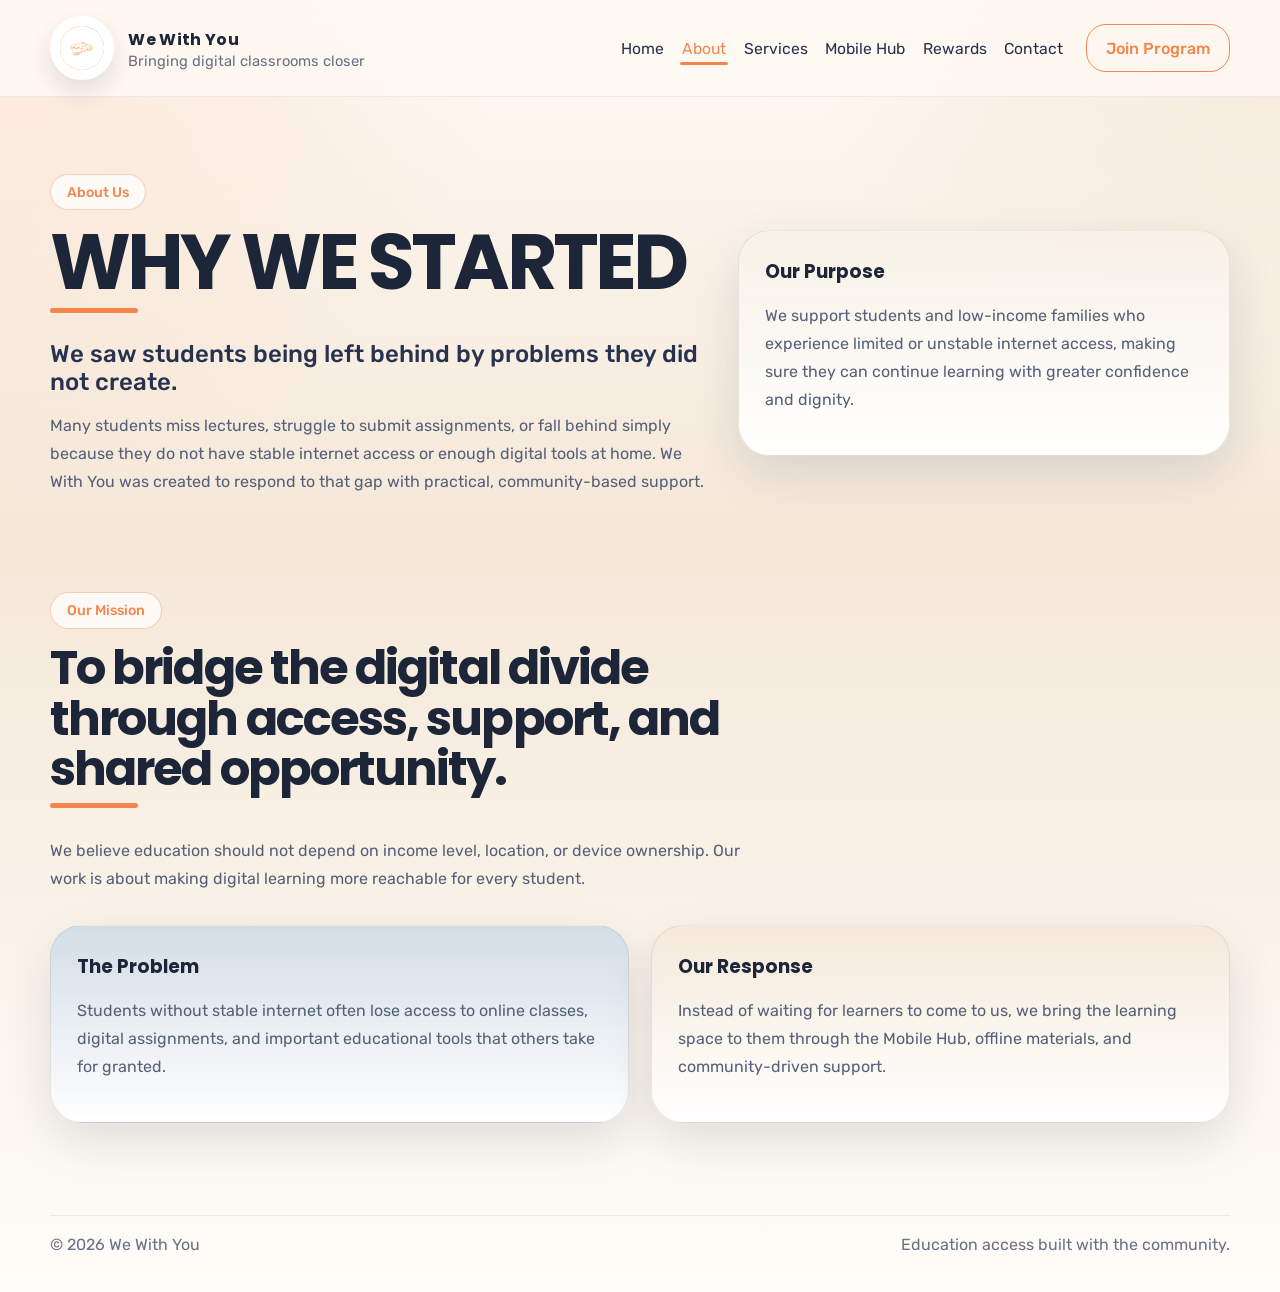
<file: about.html>
<!DOCTYPE html>
<html lang="en">
<head>
  <meta charset="UTF-8">
  <meta name="viewport" content="width=device-width, initial-scale=1.0">
  <title>We With You | About Us</title>
  <meta
    name="description"
    content="Learn about the purpose, mission, and story behind We With You."
  >
  <link rel="stylesheet" href="style.css">
</head>
<body>
  <header class="site-header">
    <div class="container nav-row">
      <a class="brand" href="index.html" aria-label="We With You home">
        <div class="brand-mark"><img src="logo.png" alt="We With You Logo"></div>
        <div class="brand-copy">
          <strong>We With You</strong>
          <span>Bringing digital classrooms closer</span>
        </div>
      </a>
      <button class="nav-toggle" type="button" aria-expanded="false" aria-label="Toggle navigation">
        <span class="nav-toggle-box">
          <span></span>
          <span></span>
          <span></span>
        </span>
      </button>
      <div class="nav-panel">
        <nav class="site-nav" aria-label="Primary navigation">
          <a href="index.html">Home</a>
          <a class="active" href="about.html">About</a>
          <a href="services.html">Services</a>
          <a href="mobile-hub.html">Mobile Hub</a>
          <a href="rewards.html">Rewards</a>
          <a href="contact.html">Contact</a>
        </nav>
        <a class="nav-cta" href="sign-in.html">Join Program</a>
      </div>
    </div>
  </header>

  <main>
    <section class="page-hero">
      <div class="container split-layout">
        <div>
          <span class="eyebrow">About Us</span>
          <h1>Why We Started</h1>
          <h2>We saw students being left behind by problems they did not create.</h2>
          <p>
            Many students miss lectures, struggle to submit assignments, or fall behind simply because they do not have
            stable internet access or enough digital tools at home. We With You was created to respond to that gap with
            practical, community-based support.
          </p>
        </div>
        <div class="card accent-sage">
          <h3>Our Purpose</h3>
          <p>
            We support students and low-income families who experience limited or unstable internet access, making sure
            they can continue learning with greater confidence and dignity.
          </p>
        </div>
      </div>
    </section>

    <section>
      <div class="container">
        <div class="section-intro">
          <span class="eyebrow">Our Mission</span>
          <h2>To bridge the digital divide through access, support, and shared opportunity.</h2>
          <p>
            We believe education should not depend on income level, location, or device ownership. Our work is about
            making digital learning more reachable for every student.
          </p>
        </div>

        <div class="info-grid">
          <article class="card accent-blue">
            <h3>The Problem</h3>
            <p>
              Students without stable internet often lose access to online classes, digital assignments, and important
              educational tools that others take for granted.
            </p>
          </article>
          <article class="card accent-peach">
            <h3>Our Response</h3>
            <p>
              Instead of waiting for learners to come to us, we bring the learning space to them through the Mobile Hub,
              offline materials, and community-driven support.
            </p>
          </article>
        </div>
      </div>
    </section>
  </main>

  <footer class="site-footer">
    <div class="container footer-row">
      <div>© 2026 We With You</div>
      <div>Education access built with the community.</div>
    </div>
  </footer>
  <script src="script.js"></script>
</body>
</html>
</file>
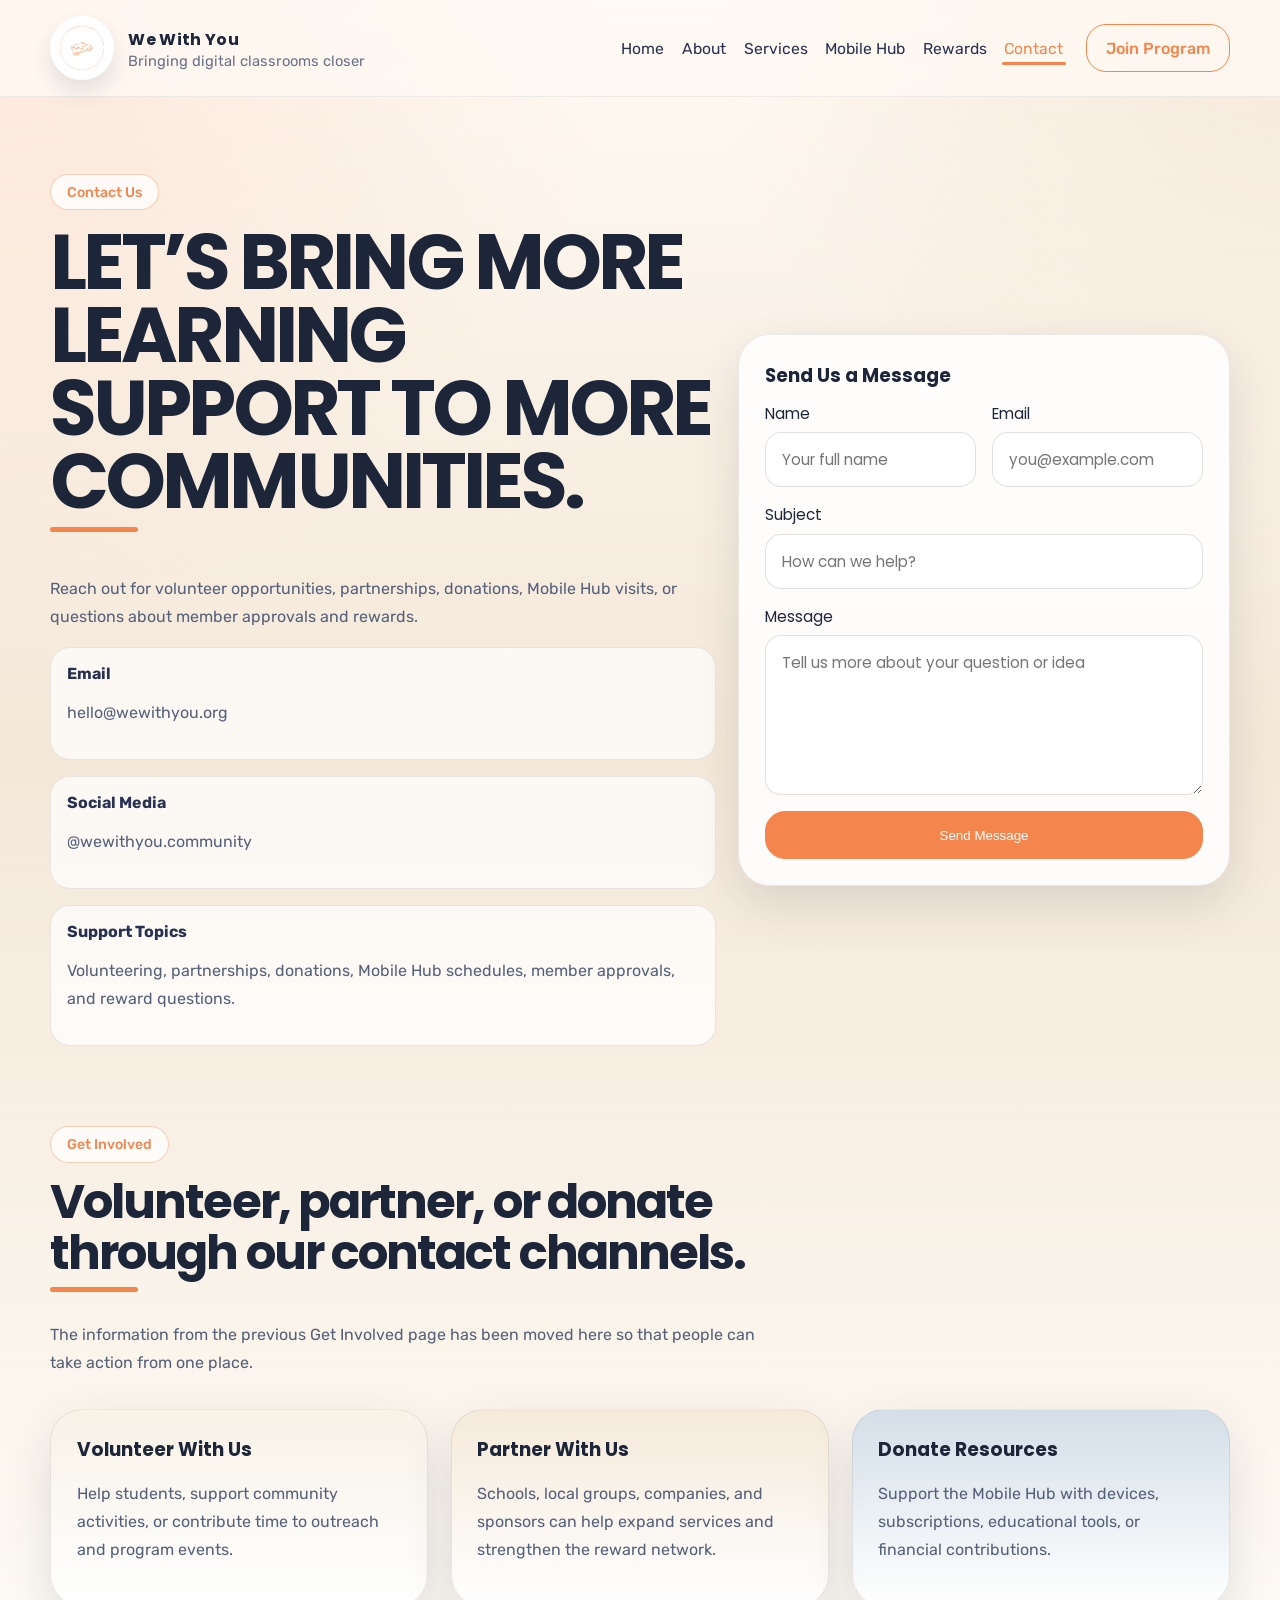
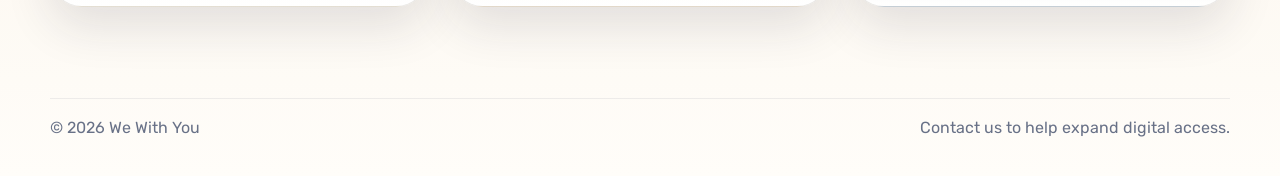
<file: contact.html>
<!DOCTYPE html>
<html lang="en">
<head>
  <meta charset="UTF-8">
  <meta name="viewport" content="width=device-width, initial-scale=1.0">
  <title>We With You | Contact Us</title>
  <meta
    name="description"
    content="Contact We With You for partnerships, volunteering, donations, Mobile Hub visits, and member support."
  >
  <link rel="stylesheet" href="style.css">
</head>
<body>
  <header class="site-header">
    <div class="container nav-row">
      <a class="brand" href="index.html" aria-label="We With You home">
        <div class="brand-mark"><img src="logo.png" alt="We With You Logo"></div>
        <div class="brand-copy">
          <strong>We With You</strong>
          <span>Bringing digital classrooms closer</span>
        </div>
      </a>
      <button class="nav-toggle" type="button" aria-expanded="false" aria-label="Toggle navigation">
        <span class="nav-toggle-box">
          <span></span>
          <span></span>
          <span></span>
        </span>
      </button>
      <div class="nav-panel">
        <nav class="site-nav" aria-label="Primary navigation">
          <a href="index.html">Home</a>
          <a href="about.html">About</a>
          <a href="services.html">Services</a>
          <a href="mobile-hub.html">Mobile Hub</a>
          <a href="rewards.html">Rewards</a>
          <a class="active" href="contact.html">Contact</a>
        </nav>
        <a class="nav-cta" href="sign-in.html">Join Program</a>
      </div>
    </div>
  </header>

  <main>
    <section class="page-hero">
      <div class="container contact-layout">
        <div>
          <span class="eyebrow">Contact Us</span>
          <h1>Let’s bring more learning support to more communities.</h1>
          <p>
            Reach out for volunteer opportunities, partnerships, donations, Mobile Hub visits, or questions about member
            approvals and rewards.
          </p>
          <div class="contact-list">
            <div class="contact-item">
              <strong>Email</strong>
              <p>hello@wewithyou.org</p>
            </div>
            <div class="contact-item">
              <strong>Social Media</strong>
              <p>@wewithyou.community</p>
            </div>
            <div class="contact-item">
              <strong>Support Topics</strong>
              <p>Volunteering, partnerships, donations, Mobile Hub schedules, member approvals, and reward questions.</p>
            </div>
          </div>
        </div>

        <div class="card">
          <h3>Send Us a Message</h3>
          <form id="contact-form">
            <div class="field-row">
              <label>
                Name
                <input type="text" name="name" placeholder="Your full name">
              </label>
              <label>
                Email
                <input type="email" name="email" placeholder="you@example.com">
              </label>
            </div>
            <label>
              Subject
              <input type="text" name="subject" placeholder="How can we help?">
            </label>
            <label>
              Message
              <textarea name="message" placeholder="Tell us more about your question or idea"></textarea>
            </label>
            <button class="button button-primary" type="submit">Send Message</button>
          </form>
        </div>
      </div>
    </section>

    <section>
      <div class="container">
        <div class="section-intro">
          <span class="eyebrow">Get Involved</span>
          <h2>Volunteer, partner, or donate through our contact channels.</h2>
          <p>
            The information from the previous Get Involved page has been moved here so that people can take action from
            one place.
          </p>
        </div>

        <div class="cta-grid">
          <article class="card accent-sage">
            <h3>Volunteer With Us</h3>
            <p>Help students, support community activities, or contribute time to outreach and program events.</p>
          </article>
          <article class="card accent-peach">
            <h3>Partner With Us</h3>
            <p>Schools, local groups, companies, and sponsors can help expand services and strengthen the reward network.</p>
          </article>
          <article class="card accent-blue">
            <h3>Donate Resources</h3>
            <p>Support the Mobile Hub with devices, subscriptions, educational tools, or financial contributions.</p>
          </article>
        </div>
      </div>
    </section>
  </main>

  <footer class="site-footer">
    <div class="container footer-row">
      <div>© 2026 We With You</div>
      <div>Contact us to help expand digital access.</div>
    </div>
  </footer>
  <script src="script.js"></script>
</body>
</html>
</file>
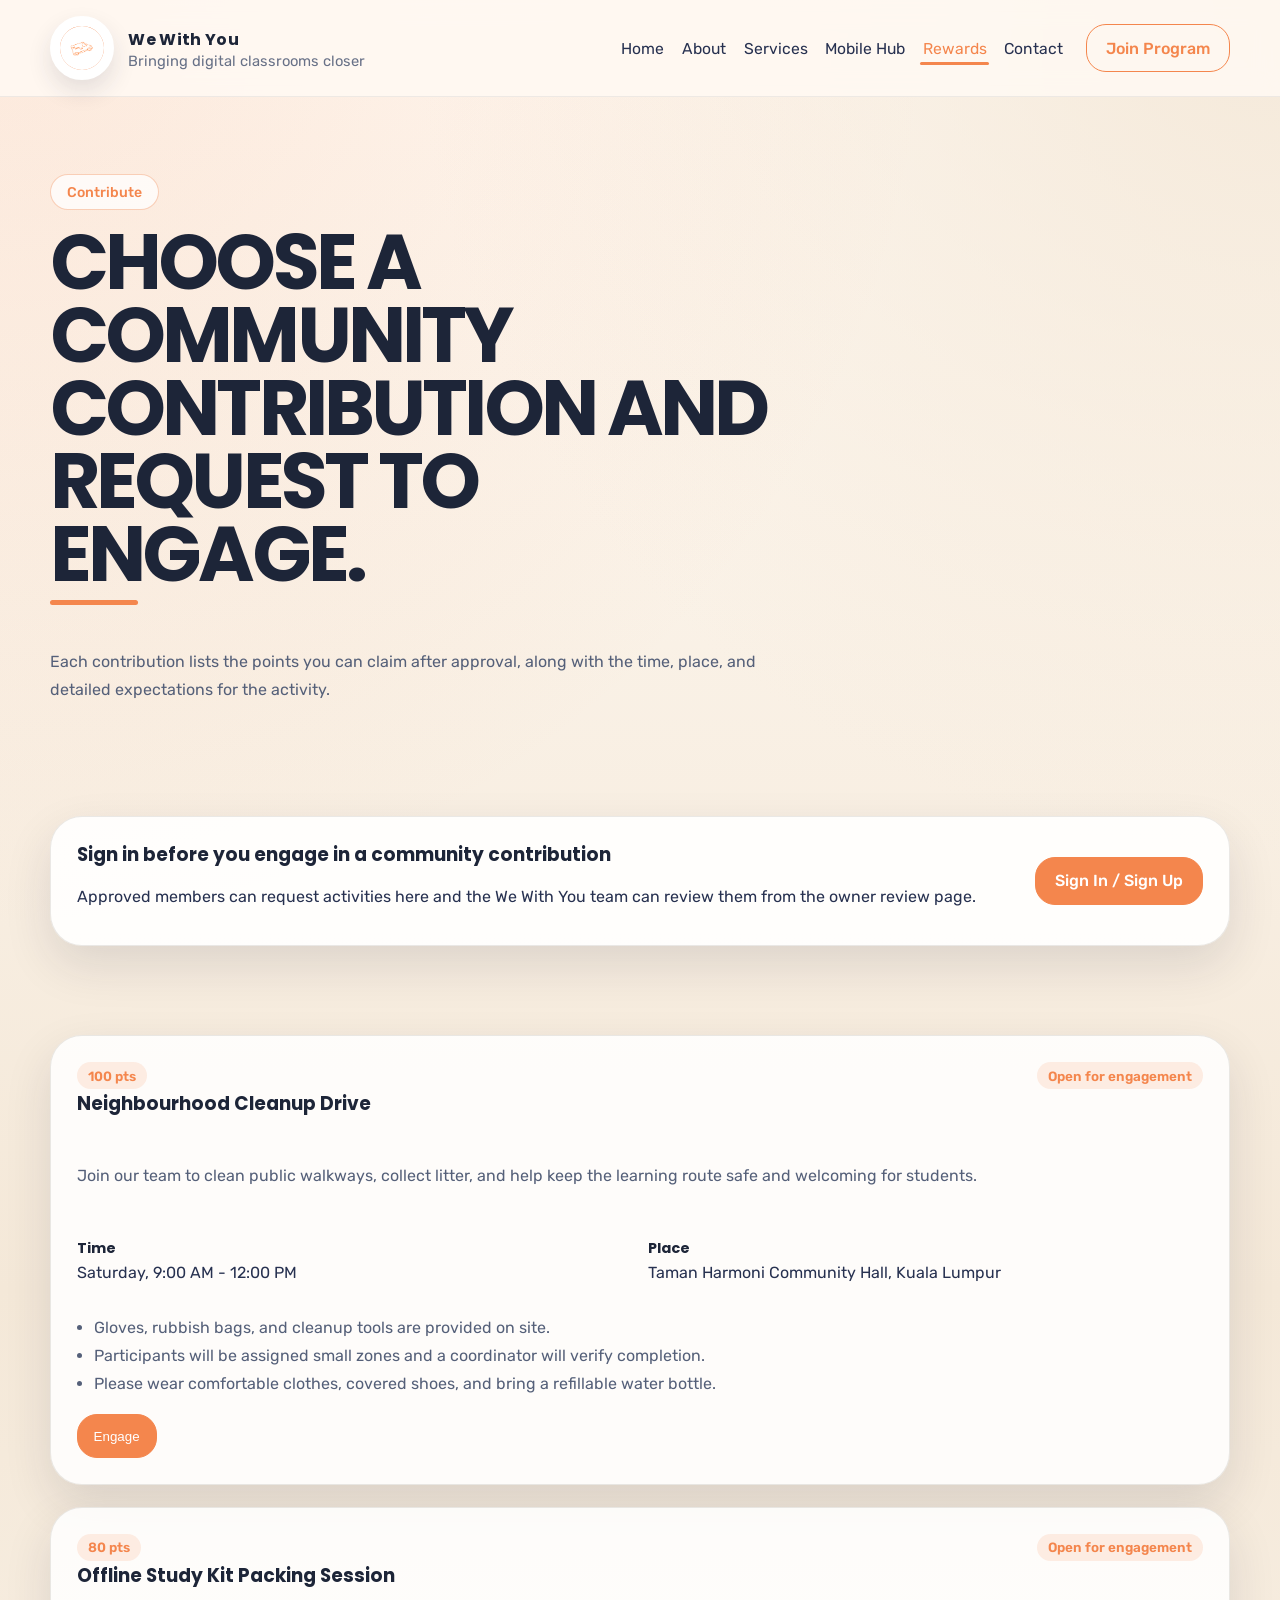
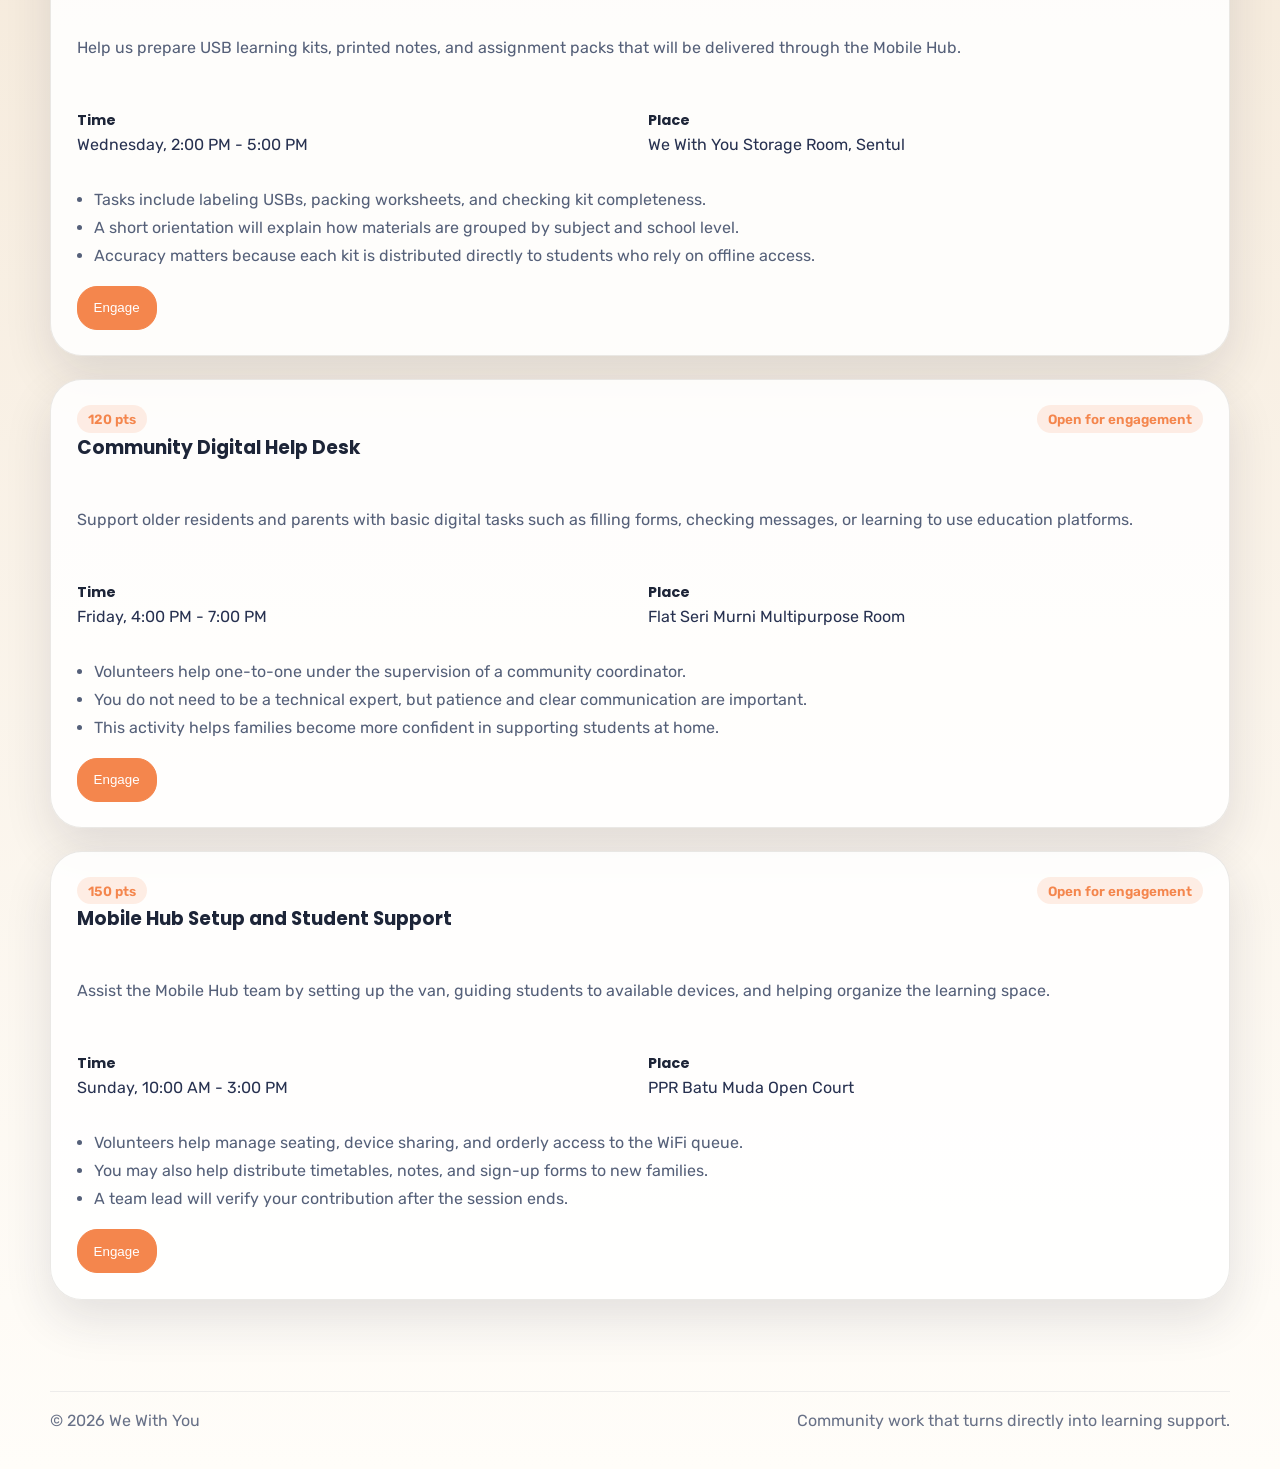
<file: contribute.html>
<!DOCTYPE html>
<html lang="en">
<head>
  <meta charset="UTF-8">
  <meta name="viewport" content="width=device-width, initial-scale=1.0">
  <title>We With You | Contributions</title>
  <meta
    name="description"
    content="Browse community contributions, points, time, and place before engaging with We With You."
  >
  <link rel="stylesheet" href="style.css">
</head>
<body>
  <header class="site-header">
    <div class="container nav-row">
      <a class="brand" href="index.html" aria-label="We With You home">
        <div class="brand-mark"><img src="logo.png" alt="We With You Logo"></div>
        <div class="brand-copy">
          <strong>We With You</strong>
          <span>Bringing digital classrooms closer</span>
        </div>
      </a>
      <button class="nav-toggle" type="button" aria-expanded="false" aria-label="Toggle navigation">
        <span class="nav-toggle-box">
          <span></span>
          <span></span>
          <span></span>
        </span>
      </button>
      <div class="nav-panel">
        <nav class="site-nav" aria-label="Primary navigation">
          <a href="index.html">Home</a>
          <a href="about.html">About</a>
          <a href="services.html">Services</a>
          <a href="mobile-hub.html">Mobile Hub</a>
          <a class="active" href="rewards.html">Rewards</a>
          <a href="contact.html">Contact</a>
        </nav>
        <a class="nav-cta" href="sign-in.html">Join Program</a>
      </div>
    </div>
  </header>

  <main>
    <section class="page-hero">
      <div class="container">
        <div class="section-intro">
          <span class="eyebrow">Contribute</span>
          <h1>Choose a community contribution and request to engage.</h1>
          <p>
            Each contribution lists the points you can claim after approval, along with the time, place, and detailed
            expectations for the activity.
          </p>
        </div>
      </div>
    </section>

    <section>
      <div class="container">
        <div id="member-banner-root" class="member-banner-root"></div>
      </div>
    </section>

    <section>
      <div class="container">
        <div id="contribution-opportunities" class="contribution-grid"></div>
      </div>
    </section>
  </main>

  <footer class="site-footer">
    <div class="container footer-row">
      <div>© 2026 We With You</div>
      <div>Community work that turns directly into learning support.</div>
    </div>
  </footer>
  <script src="script.js"></script>
</body>
</html>
</file>
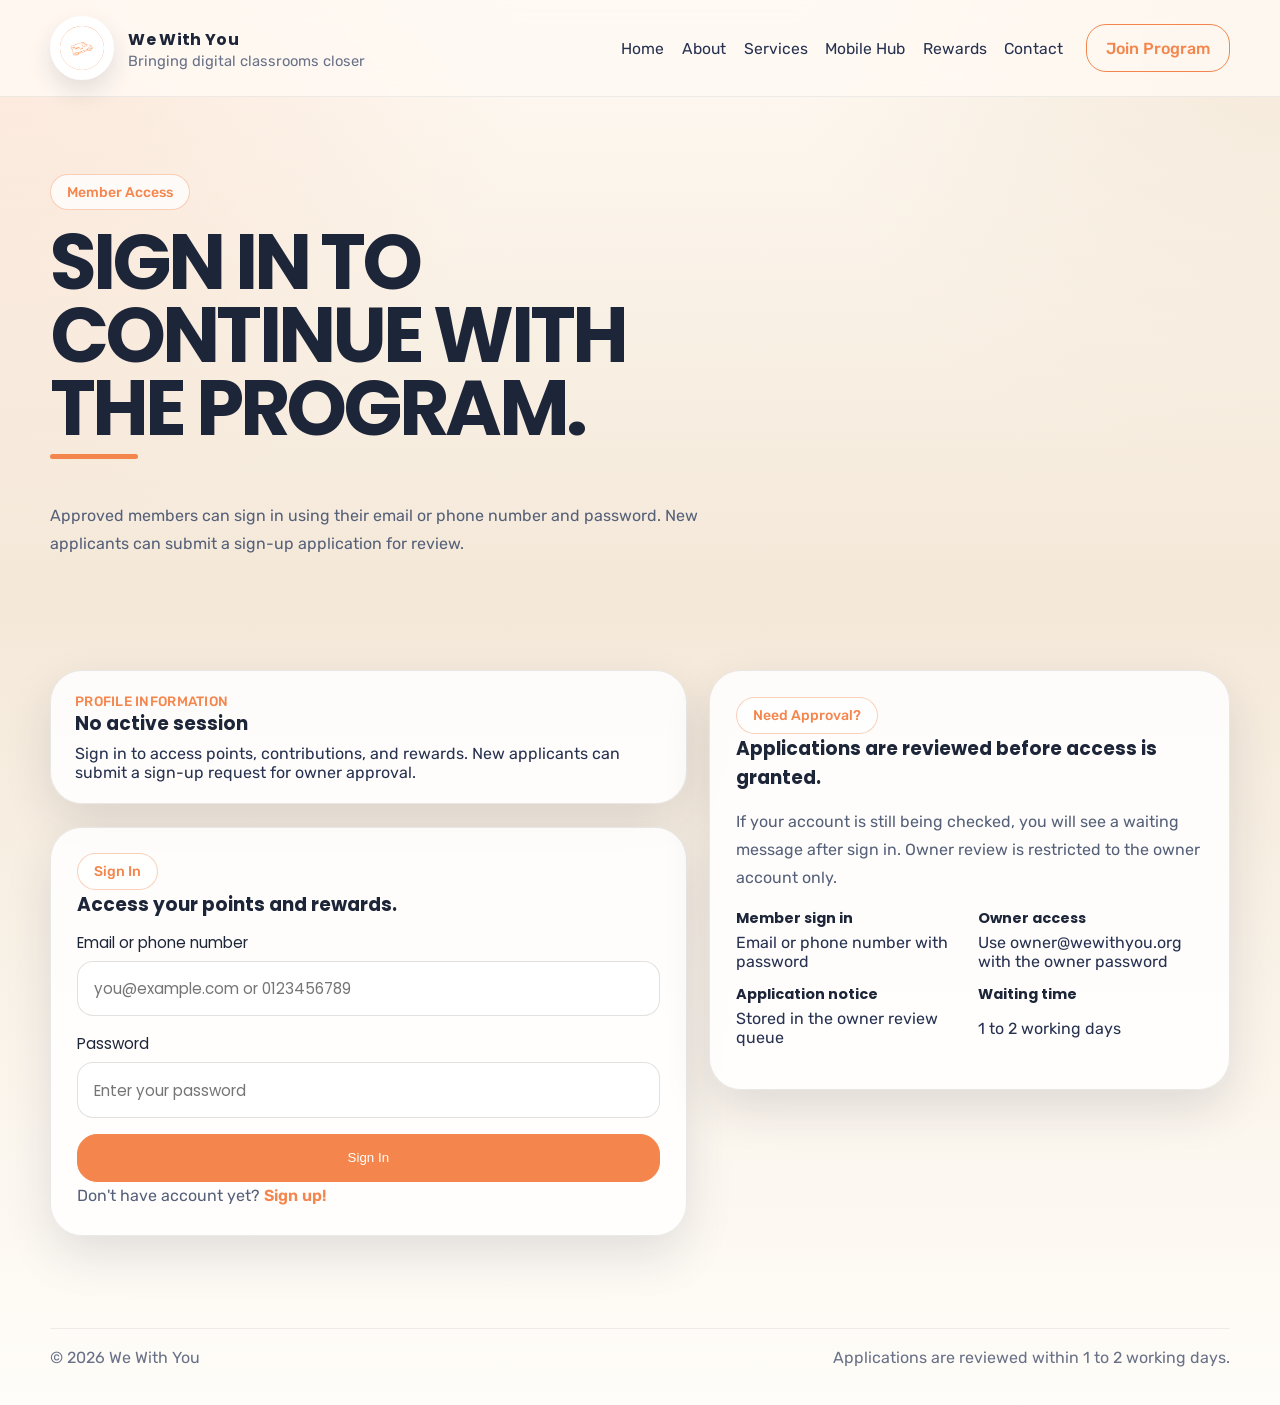
<file: owner-review.html>
<!DOCTYPE html>
<html lang="en">
<head>
  <meta charset="UTF-8">
  <meta name="viewport" content="width=device-width, initial-scale=1.0">
  <title>Owner Review | We With You</title>
  <meta
    name="description"
    content="Review and approve new sign-up requests and contribution requests."
  >
  <link rel="stylesheet" href="style.css">
  <script>
    // Immediate guard: redirect non-owners before any content renders
    (function () {
      try {
        var userId = localStorage.getItem("wwy-current-user-id");
        if (!userId) { window.location.replace("sign-in.html"); return; }
        var users = JSON.parse(localStorage.getItem("wwy-users") || "[]");
        var user = users.find(function (u) { return u.id === userId; });
        if (!user || user.role !== "owner" || user.status !== "approved" || user.email !== "owner@wewithyou.org") {
          window.location.replace("sign-in.html");
        }
      } catch (e) {
        window.location.replace("sign-in.html");
      }
    })();
  </script>
</head>
<body>
  <header class="site-header">
    <div class="container nav-row">
      <a class="brand" href="index.html" aria-label="We With You home">
        <div class="brand-mark"><img src="logo.png" alt="We With You Logo"></div>
        <div class="brand-copy">
          <strong>We With You</strong>
          <span>Bringing digital classrooms closer</span>
        </div>
      </a>
      <button class="nav-toggle" type="button" aria-expanded="false" aria-label="Toggle navigation">
        <span class="nav-toggle-box">
          <span></span>
          <span></span>
          <span></span>
        </span>
      </button>
      <div class="nav-panel">
        <nav class="site-nav" aria-label="Primary navigation">
          <a href="index.html">Home</a>
          <a href="about.html">About</a>
          <a href="services.html">Services</a>
          <a href="mobile-hub.html">Mobile Hub</a>
          <a href="rewards.html">Rewards</a>
          <a href="contact.html">Contact</a>
        </nav>
        <a class="nav-cta" href="sign-in.html">Join Program</a>
      </div>
    </div>
  </header>

  <main>
    <section class="page-hero">
      <div class="container">
        <div class="section-intro">
          <span class="eyebrow">Owner Review</span>
          <h1>Approve or deny member and activity requests.</h1>
          <p>
            This review center syncs pending sign-up applications across devices when the shared application database
            is connected. Contribution requests are still reviewed from the current site session.
          </p>
        </div>
        <div id="owner-stats" class="owner-stats"></div>
      </div>
    </section>

    <section>
      <div class="container queue-columns">
        <div>
          <div class="section-intro">
            <span class="eyebrow">Membership Requests</span>
            <h2>Pending sign-up approvals</h2>
          </div>
          <div id="membership-queue" class="activity-list"></div>
        </div>
        <div>
          <div class="section-intro">
            <span class="eyebrow">Contribution Requests</span>
            <h2>Pending participation approvals</h2>
          </div>
          <div id="contribution-queue" class="activity-list"></div>
        </div>
      </div>
    </section>
  </main>

  <footer class="site-footer">
    <div class="container footer-row">
      <div>© 2026 We With You</div>
      <div>Approval decisions update the member experience immediately.</div>
    </div>
  </footer>
  <script src="script.js"></script>
</body>
</html>
</file>
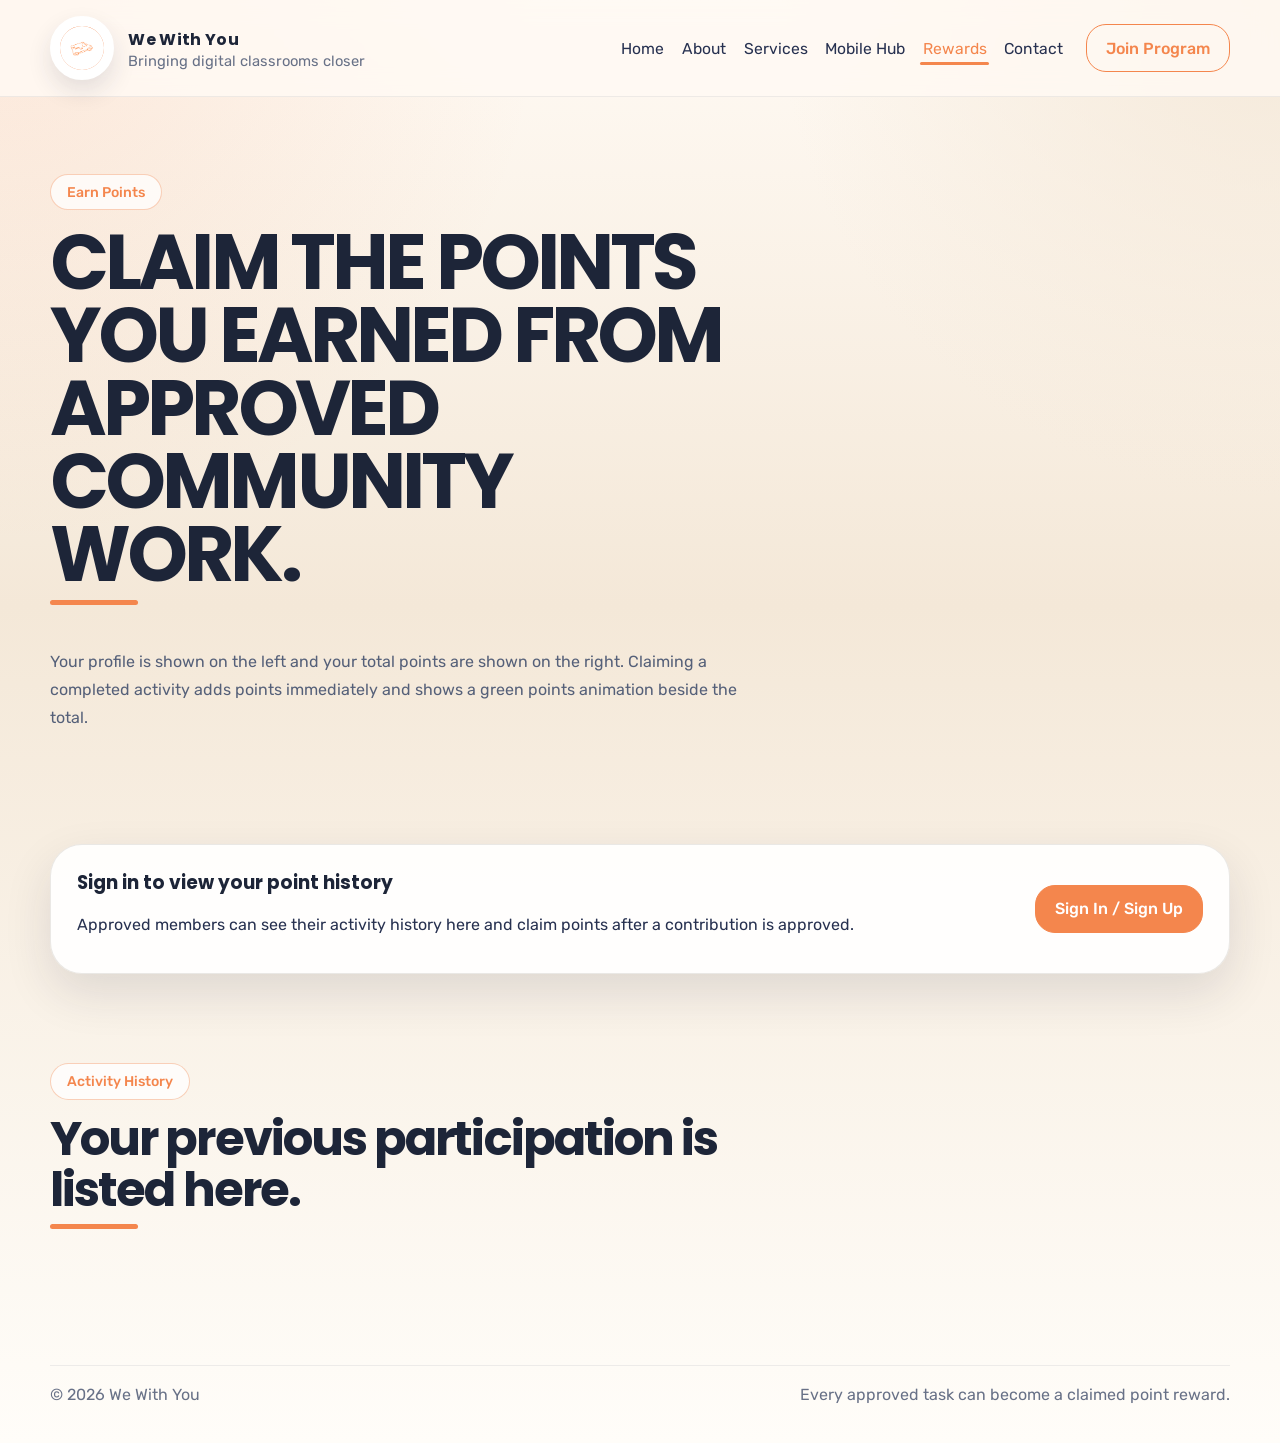
<file: points.html>
<!DOCTYPE html>
<html lang="en">
<head>
  <meta charset="UTF-8">
  <meta name="viewport" content="width=device-width, initial-scale=1.0">
  <title>We With You | Earn Points</title>
  <meta
    name="description"
    content="See your approved contribution history and claim your earned points."
  >
  <link rel="stylesheet" href="style.css">
</head>
<body>
  <header class="site-header">
    <div class="container nav-row">
      <a class="brand" href="index.html" aria-label="We With You home">
        <div class="brand-mark"><img src="logo.png" alt="We With You Logo"></div>
        <div class="brand-copy">
          <strong>We With You</strong>
          <span>Bringing digital classrooms closer</span>
        </div>
      </a>
      <button class="nav-toggle" type="button" aria-expanded="false" aria-label="Toggle navigation">
        <span class="nav-toggle-box">
          <span></span>
          <span></span>
          <span></span>
        </span>
      </button>
      <div class="nav-panel">
        <nav class="site-nav" aria-label="Primary navigation">
          <a href="index.html">Home</a>
          <a href="about.html">About</a>
          <a href="services.html">Services</a>
          <a href="mobile-hub.html">Mobile Hub</a>
          <a class="active" href="rewards.html">Rewards</a>
          <a href="contact.html">Contact</a>
        </nav>
        <a class="nav-cta" href="sign-in.html">Join Program</a>
      </div>
    </div>
  </header>

  <main>
    <section class="page-hero">
      <div class="container">
        <div class="section-intro">
          <span class="eyebrow">Earn Points</span>
          <h1>Claim the points you earned from approved community work.</h1>
          <p>
            Your profile is shown on the left and your total points are shown on the right. Claiming a completed
            activity adds points immediately and shows a green points animation beside the total.
          </p>
        </div>
      </div>
    </section>

    <section>
      <div class="container">
        <div id="member-banner-root" class="member-banner-root"></div>
      </div>
    </section>

    <section>
      <div class="container">
        <div class="section-intro">
          <span class="eyebrow">Activity History</span>
          <h2>Your previous participation is listed here.</h2>
        </div>
        <div id="points-activity-list" class="activity-list"></div>
      </div>
    </section>
  </main>

  <footer class="site-footer">
    <div class="container footer-row">
      <div>© 2026 We With You</div>
      <div>Every approved task can become a claimed point reward.</div>
    </div>
  </footer>
  <script src="script.js"></script>
</body>
</html>
</file>
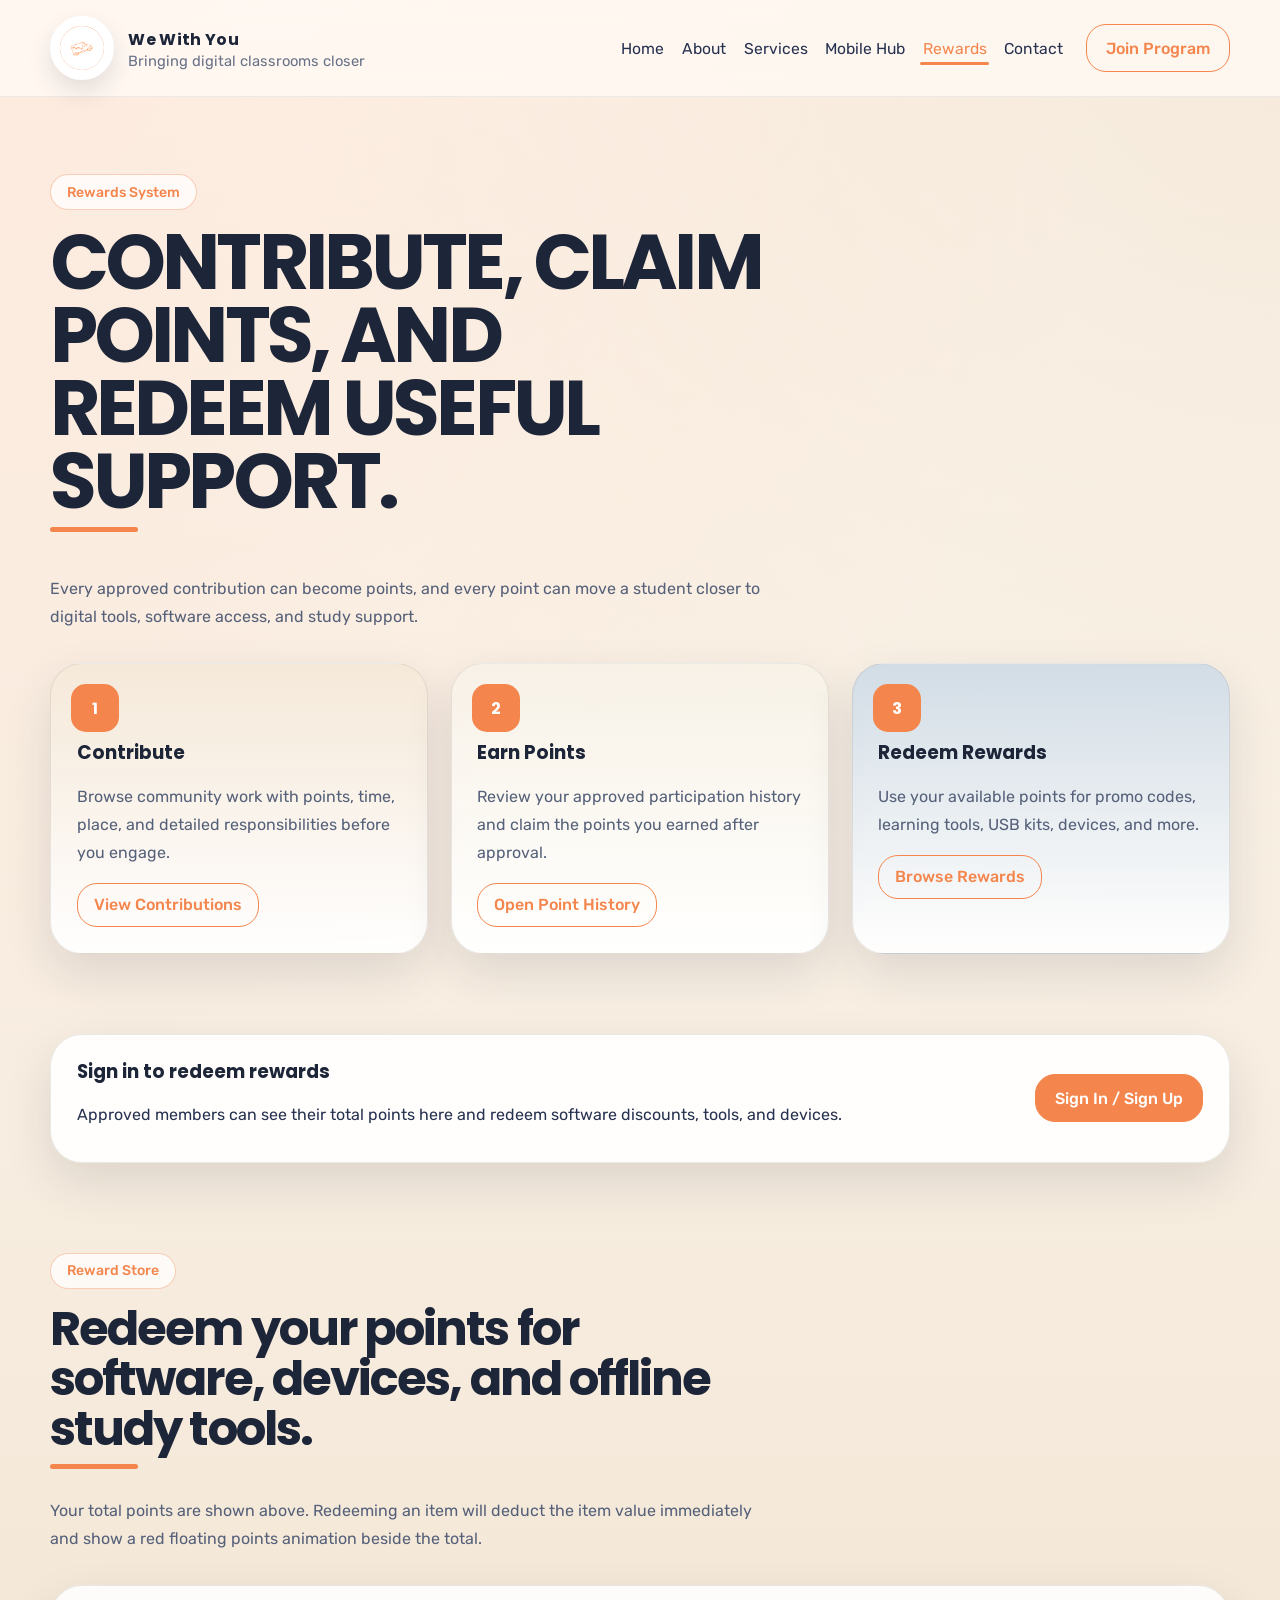
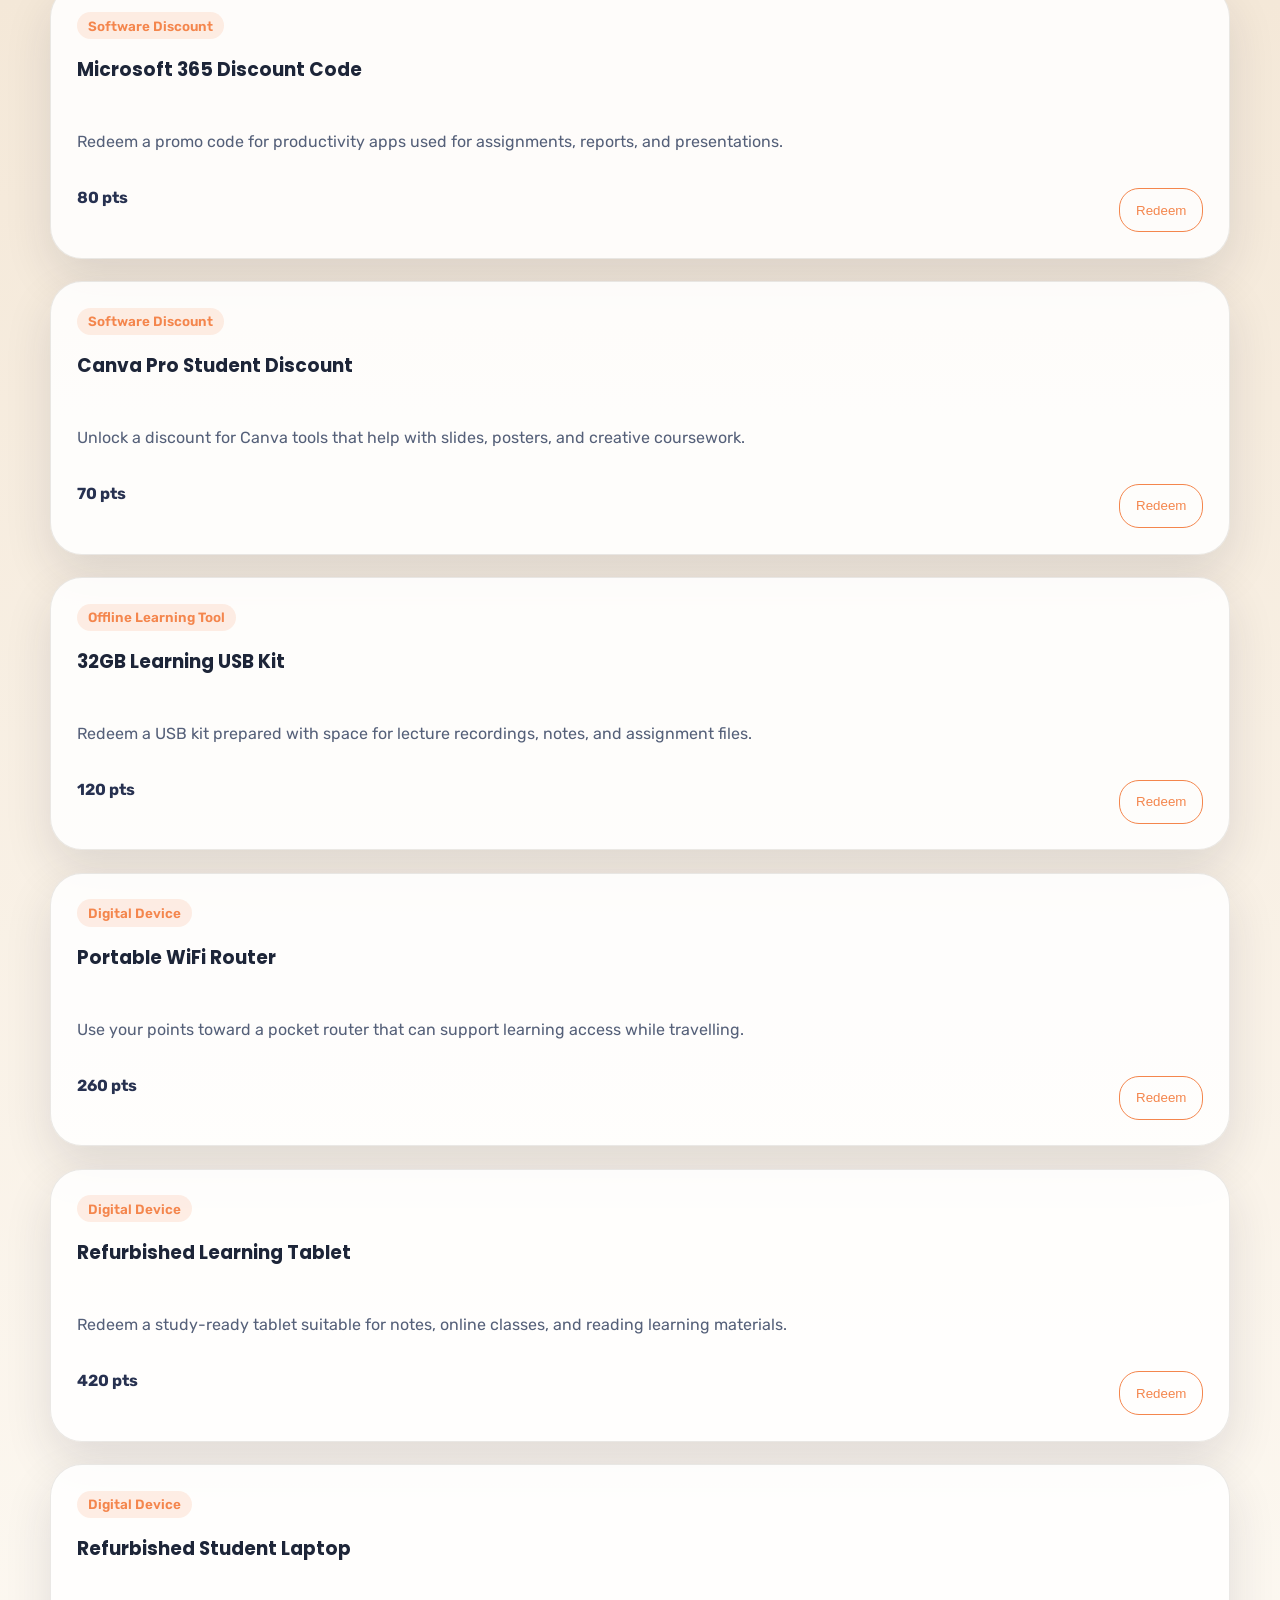
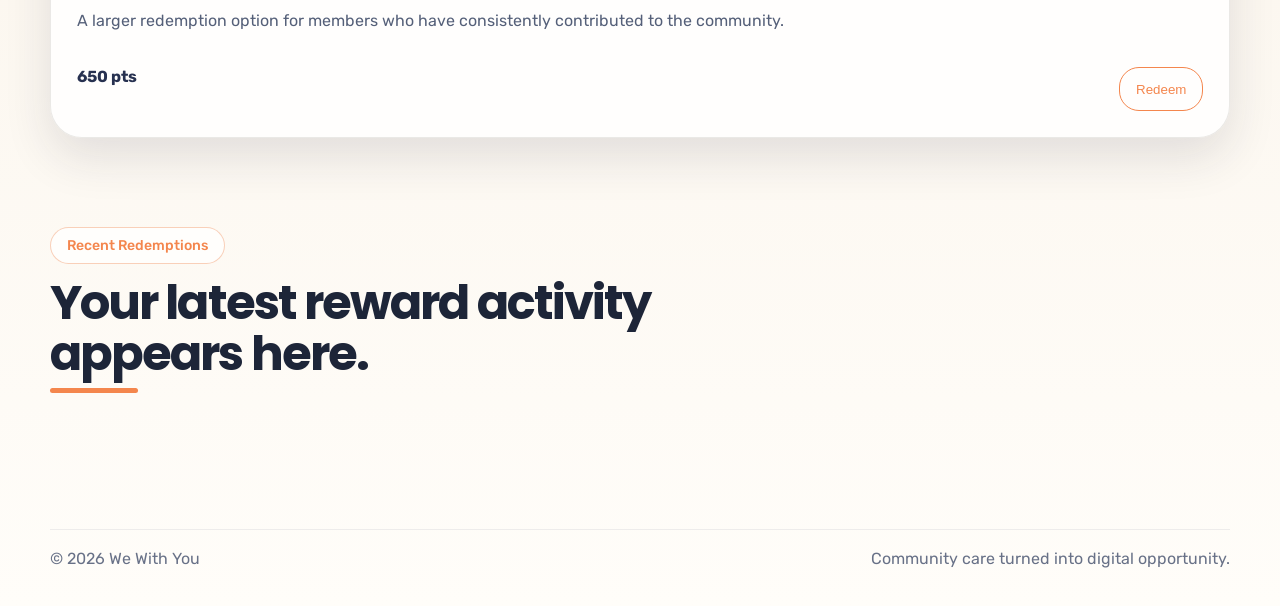
<file: rewards.html>
<!DOCTYPE html>
<html lang="en">
<head>
  <meta charset="UTF-8">
  <meta name="viewport" content="width=device-width, initial-scale=1.0">
  <title>We With You | Rewards</title>
  <meta
    name="description"
    content="Contribute, claim points, and redeem rewards through the We With You community system."
  >
  <link rel="stylesheet" href="style.css">
</head>
<body>
  <header class="site-header">
    <div class="container nav-row">
      <a class="brand" href="index.html" aria-label="We With You home">
        <div class="brand-mark"><img src="logo.png" alt="We With You Logo"></div>
        <div class="brand-copy">
          <strong>We With You</strong>
          <span>Bringing digital classrooms closer</span>
        </div>
      </a>
      <button class="nav-toggle" type="button" aria-expanded="false" aria-label="Toggle navigation">
        <span class="nav-toggle-box">
          <span></span>
          <span></span>
          <span></span>
        </span>
      </button>
      <div class="nav-panel">
        <nav class="site-nav" aria-label="Primary navigation">
          <a href="index.html">Home</a>
          <a href="about.html">About</a>
          <a href="services.html">Services</a>
          <a href="mobile-hub.html">Mobile Hub</a>
          <a class="active" href="rewards.html">Rewards</a>
          <a href="contact.html">Contact</a>
        </nav>
        <a class="nav-cta" href="sign-in.html">Join Program</a>
      </div>
    </div>
  </header>

  <main>
    <section class="page-hero">
      <div class="container">
        <div class="section-intro">
          <span class="eyebrow">Rewards System</span>
          <h1>Contribute, claim points, and redeem useful support.</h1>
          <p>
            Every approved contribution can become points, and every point can move a student closer to digital tools,
            software access, and study support.
          </p>
        </div>

        <div class="steps-grid">
          <article class="card step-card accent-peach">
            <div class="step-badge">1</div>
            <h3>Contribute</h3>
            <p>Browse community work with points, time, place, and detailed responsibilities before you engage.</p>
            <div class="card-actions">
              <a class="button button-secondary compact-button" href="contribute.html">View Contributions</a>
            </div>
          </article>
          <article class="card step-card accent-sage">
            <div class="step-badge">2</div>
            <h3>Earn Points</h3>
            <p>Review your approved participation history and claim the points you earned after approval.</p>
            <div class="card-actions">
              <a class="button button-secondary compact-button" href="points.html">Open Point History</a>
            </div>
          </article>
          <article class="card step-card accent-blue">
            <div class="step-badge">3</div>
            <h3>Redeem Rewards</h3>
            <p>Use your available points for promo codes, learning tools, USB kits, devices, and more.</p>
            <div class="card-actions">
              <a class="button button-secondary compact-button" href="#reward-store">Browse Rewards</a>
            </div>
          </article>
        </div>
      </div>
    </section>

    <section>
      <div class="container">
        <div id="member-banner-root" class="member-banner-root"></div>
      </div>
    </section>

    <section id="reward-store">
      <div class="container">
        <div class="section-intro">
          <span class="eyebrow">Reward Store</span>
          <h2>Redeem your points for software, devices, and offline study tools.</h2>
          <p>
            Your total points are shown above. Redeeming an item will deduct the item value immediately and show a red
            floating points animation beside the total.
          </p>
        </div>

        <div id="reward-store-grid" class="reward-store-grid"></div>
      </div>
    </section>

    <section>
      <div class="container">
        <div class="section-intro">
          <span class="eyebrow">Recent Redemptions</span>
          <h2>Your latest reward activity appears here.</h2>
        </div>
        <div id="recent-redemptions" class="reward-history-grid"></div>
      </div>
    </section>
  </main>

  <footer class="site-footer">
    <div class="container footer-row">
      <div>© 2026 We With You</div>
      <div>Community care turned into digital opportunity.</div>
    </div>
  </footer>
  <script src="script.js"></script>
</body>
</html>
</file>
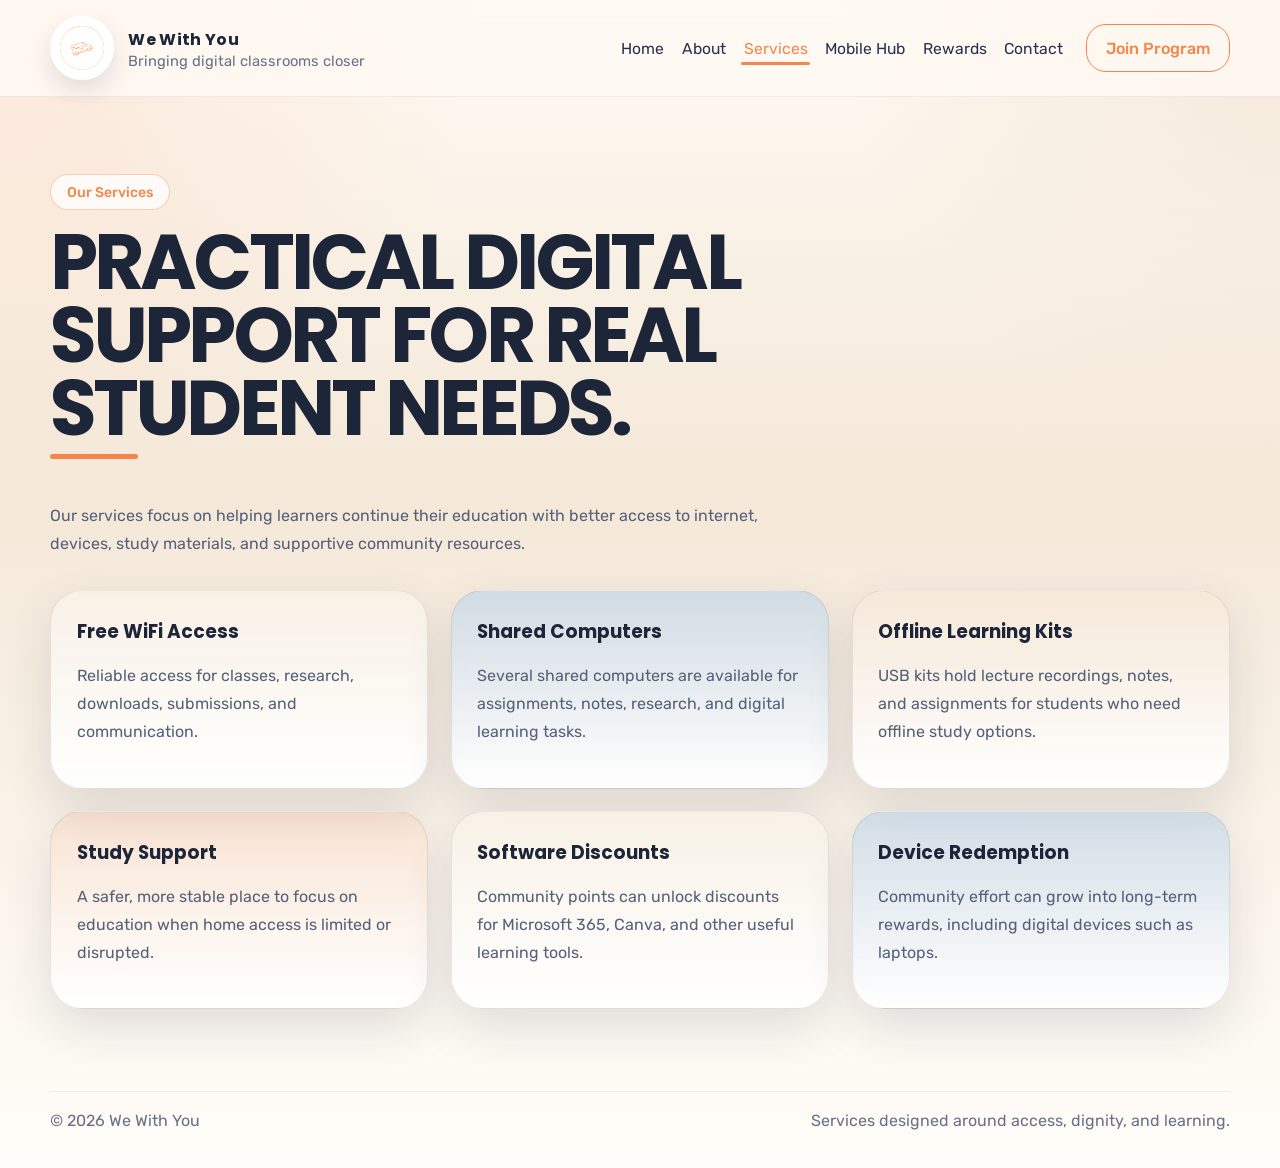
<file: services.html>
<!DOCTYPE html>
<html lang="en">
<head>
  <meta charset="UTF-8">
  <meta name="viewport" content="width=device-width, initial-scale=1.0">
  <title>We With You | Services</title>
  <meta
    name="description"
    content="Explore the services We With You provides for students and low-income families."
  >
  <link rel="stylesheet" href="style.css">
</head>
<body>
  <header class="site-header">
    <div class="container nav-row">
      <a class="brand" href="index.html" aria-label="We With You home">
        <div class="brand-mark"><img src="logo.png" alt="We With You Logo"></div>
        <div class="brand-copy">
          <strong>We With You</strong>
          <span>Bringing digital classrooms closer</span>
        </div>
      </a>
      <button class="nav-toggle" type="button" aria-expanded="false" aria-label="Toggle navigation">
        <span class="nav-toggle-box">
          <span></span>
          <span></span>
          <span></span>
        </span>
      </button>
      <div class="nav-panel">
        <nav class="site-nav" aria-label="Primary navigation">
          <a href="index.html">Home</a>
          <a href="about.html">About</a>
          <a class="active" href="services.html">Services</a>
          <a href="mobile-hub.html">Mobile Hub</a>
          <a href="rewards.html">Rewards</a>
          <a href="contact.html">Contact</a>
        </nav>
        <a class="nav-cta" href="sign-in.html">Join Program</a>
      </div>
    </div>
  </header>

  <main>
    <section class="page-hero">
      <div class="container">
        <div class="section-intro">
          <span class="eyebrow">Our Services</span>
          <h1>Practical digital support for real student needs.</h1>
          <p>
            Our services focus on helping learners continue their education with better access to internet, devices,
            study materials, and supportive community resources.
          </p>
        </div>

        <div class="feature-grid">
          <article class="card accent-sage">
            <h3>Free WiFi Access</h3>
            <p>Reliable access for classes, research, downloads, submissions, and communication.</p>
          </article>
          <article class="card accent-blue">
            <h3>Shared Computers</h3>
            <p>Several shared computers are available for assignments, notes, research, and digital learning tasks.</p>
          </article>
          <article class="card accent-peach">
            <h3>Offline Learning Kits</h3>
            <p>USB kits hold lecture recordings, notes, and assignments for students who need offline study options.</p>
          </article>
          <article class="card accent-orange">
            <h3>Study Support</h3>
            <p>A safer, more stable place to focus on education when home access is limited or disrupted.</p>
          </article>
          <article class="card accent-sage">
            <h3>Software Discounts</h3>
            <p>Community points can unlock discounts for Microsoft 365, Canva, and other useful learning tools.</p>
          </article>
          <article class="card accent-blue">
            <h3>Device Redemption</h3>
            <p>Community effort can grow into long-term rewards, including digital devices such as laptops.</p>
          </article>
        </div>
      </div>
    </section>
  </main>

  <footer class="site-footer">
    <div class="container footer-row">
      <div>© 2026 We With You</div>
      <div>Services designed around access, dignity, and learning.</div>
    </div>
  </footer>
  <script src="script.js"></script>
</body>
</html>
</file>
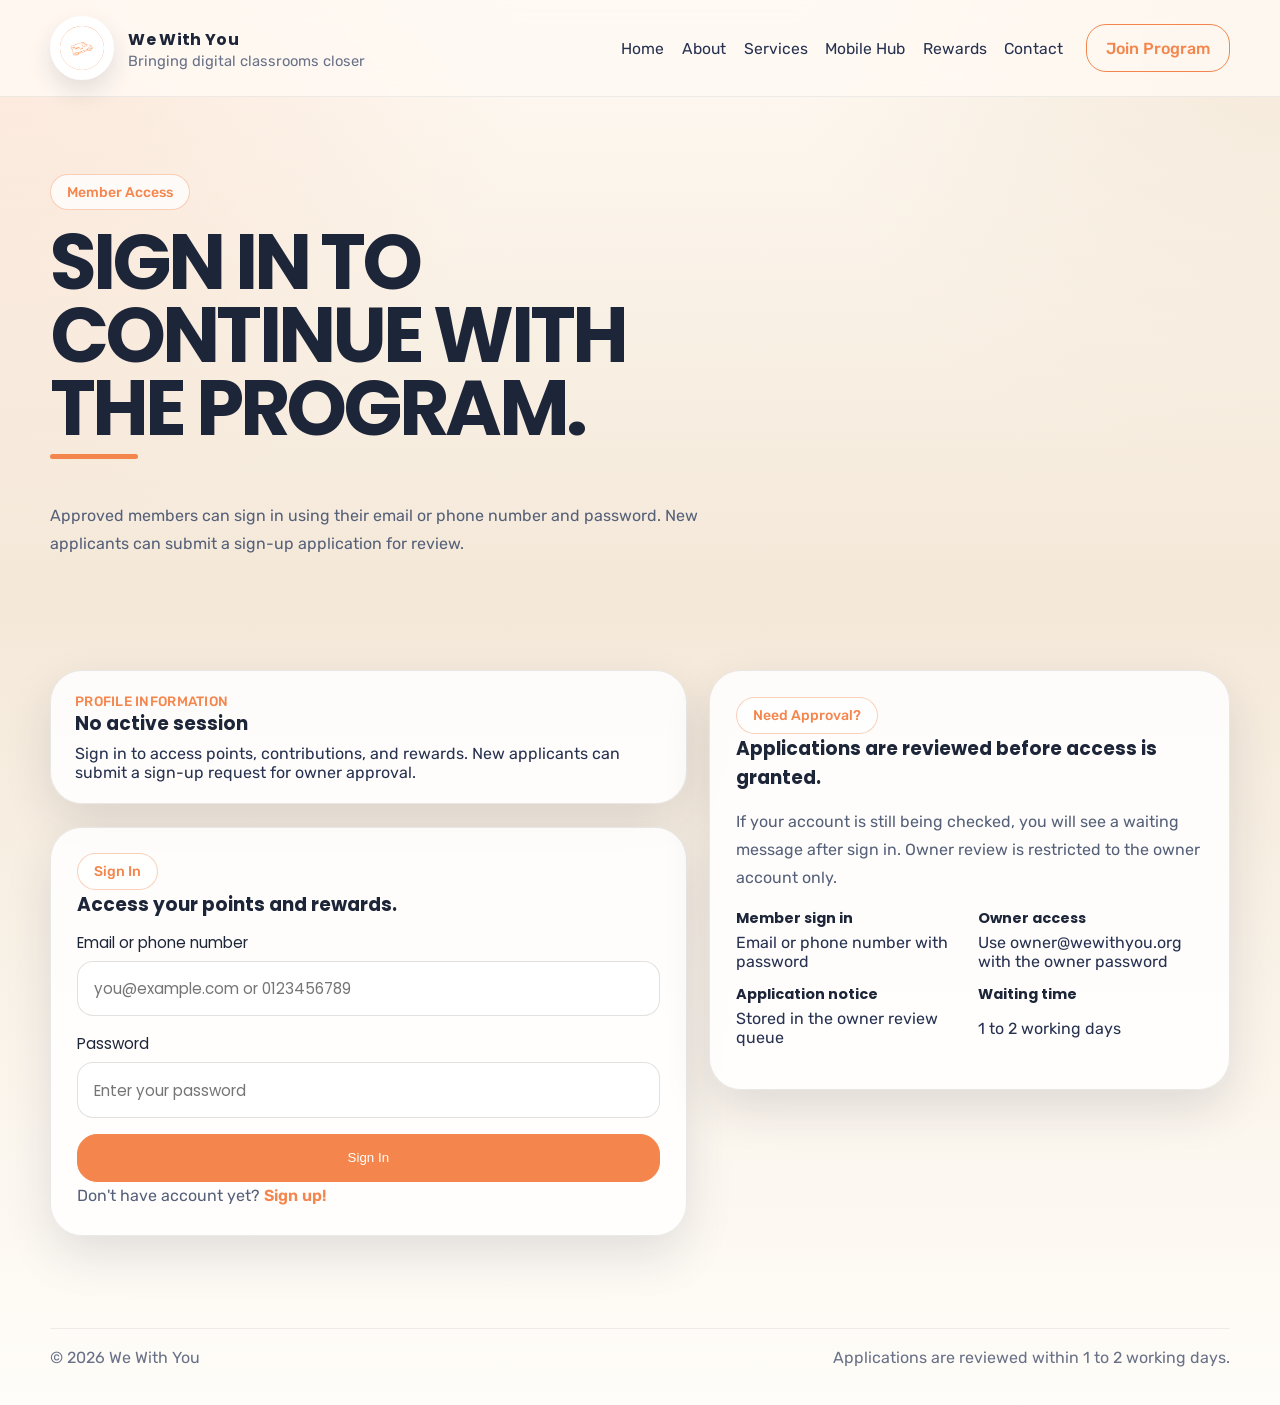
<file: sign-in.html>
<!DOCTYPE html>
<html lang="en">
<head>
  <meta charset="UTF-8">
  <meta name="viewport" content="width=device-width, initial-scale=1.0">
  <title>We With You | Sign In</title>
  <meta
    name="description"
    content="Sign in to access We With You rewards, points, and member tools."
  >
  <link rel="stylesheet" href="style.css">
</head>
<body>
  <header class="site-header">
    <div class="container nav-row">
      <a class="brand" href="index.html" aria-label="We With You home">
        <div class="brand-mark"><img src="logo.png" alt="We With You Logo"></div>
        <div class="brand-copy">
          <strong>We With You</strong>
          <span>Bringing digital classrooms closer</span>
        </div>
      </a>
      <button class="nav-toggle" type="button" aria-expanded="false" aria-label="Toggle navigation">
        <span class="nav-toggle-box">
          <span></span>
          <span></span>
          <span></span>
        </span>
      </button>
      <div class="nav-panel">
        <nav class="site-nav" aria-label="Primary navigation">
          <a href="index.html">Home</a>
          <a href="about.html">About</a>
          <a href="services.html">Services</a>
          <a href="mobile-hub.html">Mobile Hub</a>
          <a href="rewards.html">Rewards</a>
          <a href="contact.html">Contact</a>
        </nav>
        <a class="nav-cta" href="sign-in.html">Join Program</a>
      </div>
    </div>
  </header>

  <main>
    <section class="page-hero">
      <div class="container">
        <div class="section-intro">
          <span class="eyebrow">Member Access</span>
          <h1>Sign in to continue with the program.</h1>
          <p>
            Approved members can sign in using their email or phone number and password. New applicants can submit a
            sign-up application for review.
          </p>
        </div>
      </div>
    </section>

    <section>
      <div class="container auth-shell">
        <div class="auth-stack">
          <div id="current-session-status"></div>

          <article class="card auth-card">
            <span class="eyebrow">Sign In</span>
            <h3>Access your points and rewards.</h3>
            <form id="sign-in-form">
              <label>
                Email or phone number
                <input type="text" name="identifier" placeholder="you@example.com or 0123456789" required>
              </label>
              <label>
                Password
                <input type="password" name="password" placeholder="Enter your password" required>
              </label>
              <button class="button button-primary" type="submit">Sign In</button>
            </form>
            <p class="auth-switch-text">Don't have account yet? <a href="sign-up.html">Sign up!</a></p>
          </article>
        </div>

        <article class="card auth-side-card">
          <span class="eyebrow">Need Approval?</span>
          <h3>Applications are reviewed before access is granted.</h3>
          <p>
            If your account is still being checked, you will see a waiting message after sign in. Owner review is
            restricted to the owner account only.
          </p>
          <div class="detail-list">
            <div><strong>Member sign in</strong><span>Email or phone number with password</span></div>
            <div><strong>Owner access</strong><span>Use owner@wewithyou.org with the owner password</span></div>
            <div><strong>Application notice</strong><span>Stored in the owner review queue</span></div>
            <div><strong>Waiting time</strong><span>1 to 2 working days</span></div>
          </div>
        </article>
      </div>
    </section>
  </main>

  <footer class="site-footer">
    <div class="container footer-row">
      <div>© 2026 We With You</div>
      <div>Applications are reviewed within 1 to 2 working days.</div>
    </div>
  </footer>
  <script src="script.js"></script>
</body>
</html>
</file>
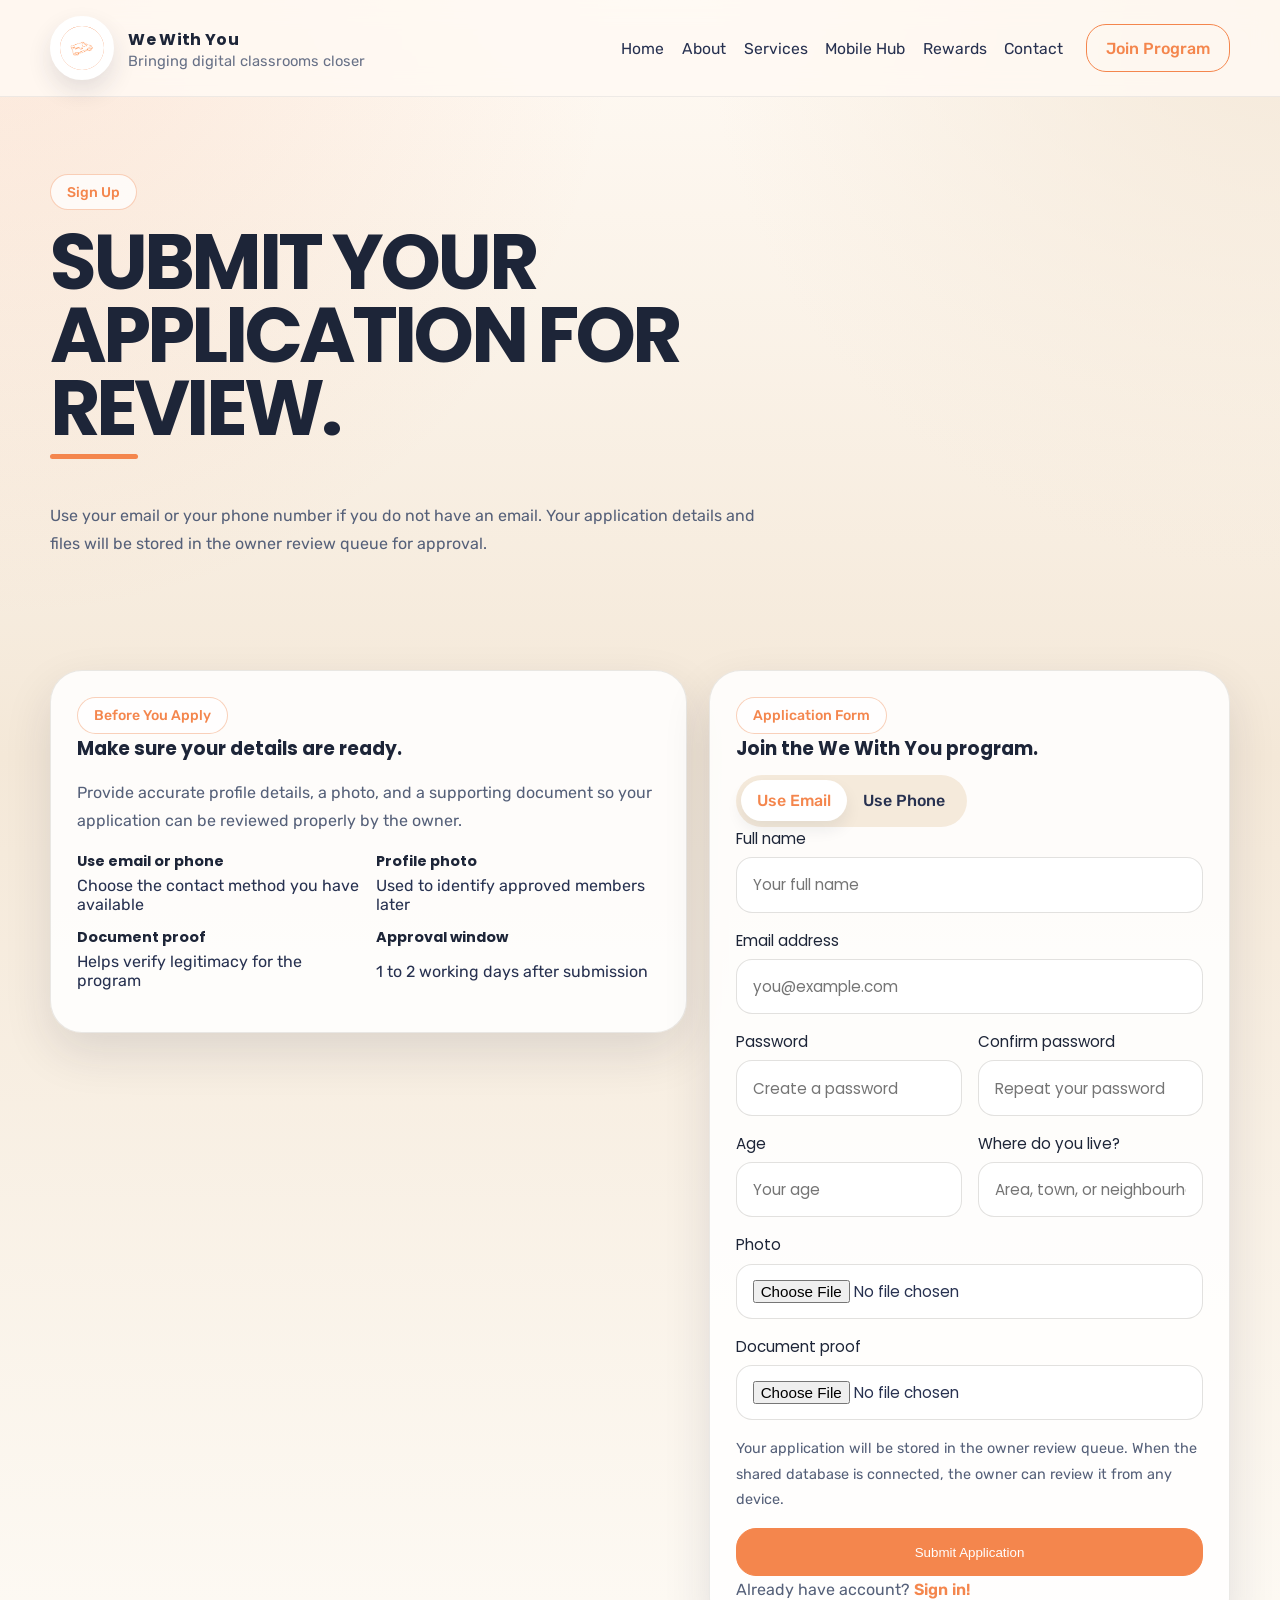
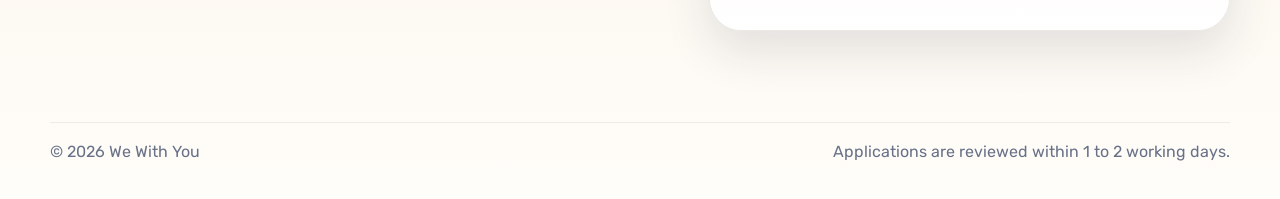
<file: sign-up.html>
<!DOCTYPE html>
<html lang="en">
<head>
  <meta charset="UTF-8">
  <meta name="viewport" content="width=device-width, initial-scale=1.0">
  <title>We With You | Sign Up</title>
  <meta
    name="description"
    content="Apply to join the We With You program."
  >
  <link rel="stylesheet" href="style.css">
</head>
<body>
  <header class="site-header">
    <div class="container nav-row">
      <a class="brand" href="index.html" aria-label="We With You home">
        <div class="brand-mark"><img src="logo.png" alt="We With You Logo"></div>
        <div class="brand-copy">
          <strong>We With You</strong>
          <span>Bringing digital classrooms closer</span>
        </div>
      </a>
      <button class="nav-toggle" type="button" aria-expanded="false" aria-label="Toggle navigation">
        <span class="nav-toggle-box">
          <span></span>
          <span></span>
          <span></span>
        </span>
      </button>
      <div class="nav-panel">
        <nav class="site-nav" aria-label="Primary navigation">
          <a href="index.html">Home</a>
          <a href="about.html">About</a>
          <a href="services.html">Services</a>
          <a href="mobile-hub.html">Mobile Hub</a>
          <a href="rewards.html">Rewards</a>
          <a href="contact.html">Contact</a>
        </nav>
        <a class="nav-cta" href="sign-in.html">Join Program</a>
      </div>
    </div>
  </header>

  <main>
    <section class="page-hero">
      <div class="container">
        <div class="section-intro">
          <span class="eyebrow">Sign Up</span>
          <h1>Submit your application for review.</h1>
          <p>
            Use your email or your phone number if you do not have an email. Your application details and files will be
            stored in the owner review queue for approval.
          </p>
        </div>
      </div>
    </section>

    <section>
      <div class="container auth-shell">
        <article class="card auth-side-card">
          <span class="eyebrow">Before You Apply</span>
          <h3>Make sure your details are ready.</h3>
          <p>
            Provide accurate profile details, a photo, and a supporting document so your application can be reviewed
            properly by the owner.
          </p>
          <div class="detail-list">
            <div><strong>Use email or phone</strong><span>Choose the contact method you have available</span></div>
            <div><strong>Profile photo</strong><span>Used to identify approved members later</span></div>
            <div><strong>Document proof</strong><span>Helps verify legitimacy for the program</span></div>
            <div><strong>Approval window</strong><span>1 to 2 working days after submission</span></div>
          </div>
        </article>

        <article class="card auth-card">
          <span class="eyebrow">Application Form</span>
          <h3>Join the We With You program.</h3>
          <div class="auth-methods">
            <button class="auth-method-toggle active" type="button" data-auth-method="email">Use Email</button>
            <button class="auth-method-toggle" type="button" data-auth-method="phone">Use Phone</button>
          </div>
          <form id="sign-up-form">
            <input id="auth-method" type="hidden" name="auth-method" value="email">
            <label>
              Full name
              <input type="text" name="full-name" placeholder="Your full name" required>
            </label>
            <label id="signup-email-field">
              Email address
              <input type="email" name="email" placeholder="you@example.com">
            </label>
            <label id="signup-phone-field" class="hidden">
              Phone number
              <input type="tel" name="phone" placeholder="0123456789">
            </label>
            <div class="field-row">
              <label>
                Password
                <input type="password" name="signup-password" placeholder="Create a password" required>
              </label>
              <label>
                Confirm password
                <input type="password" name="confirm-password" placeholder="Repeat your password" required>
              </label>
            </div>
            <div class="field-row">
              <label>
                Age
                <input type="number" name="age" min="10" max="100" placeholder="Your age" required>
              </label>
              <label>
                Where do you live?
                <input type="text" name="location" placeholder="Area, town, or neighbourhood" required>
              </label>
            </div>
            <label>
              Photo
              <input type="file" name="photo" accept="image/*" required>
            </label>
            <label>
              Document proof
              <input type="file" name="proof" accept=".pdf,image/*" required>
            </label>
            <p class="field-note">
              Your application will be stored in the owner review queue. When the shared database is connected, the owner can review it from any device.
            </p>
            <button class="button button-primary" type="submit">Submit Application</button>
          </form>
          <p class="auth-switch-text">Already have account? <a href="sign-in.html">Sign in!</a></p>
        </article>
      </div>
    </section>
  </main>

  <footer class="site-footer">
    <div class="container footer-row">
      <div>© 2026 We With You</div>
      <div>Applications are reviewed within 1 to 2 working days.</div>
    </div>
  </footer>
  <script src="script.js"></script>
</body>
</html>
</file>
<file: style.css>
@import url("https://fonts.googleapis.com/css2?family=Poppins:wght@400;700;800&family=Rubik:wght@400;500;700&display=swap");

:root {
  --main-orange: oklch(73.076% 0.1522 46.516);
  --light-orange: #f4a176;
  --title-blue: #1d2538;
  --text-blue: #273150;
  --bg-bisque: #f4e8d8;
  --paper: #fffdf9;
  --paper-soft: #f9f1e6;
  --line: rgba(39, 49, 80, 0.14);
  --shadow: 0 1.2rem 3rem rgba(29, 37, 56, 0.12);
  --radius-xl: 2.4rem;
  --radius-lg: 2rem;
  --radius-md: 1.25rem;
  --max-width: 1180px;
}

* {
  box-sizing: border-box;
}

html {
  scroll-behavior: smooth;
}

body {
  margin: 0;
  font-family: "Rubik", sans-serif;
  color: var(--text-blue);
  background:
    radial-gradient(circle at top left, rgba(244, 161, 118, 0.18), transparent 28%),
    radial-gradient(circle at top right, rgba(244, 232, 216, 0.95), transparent 26%),
    linear-gradient(180deg, #fffaf4 0%, var(--bg-bisque) 42%, #fffdf9 100%);
}

img {
  display: block;
  max-width: 100%;
}

a {
  color: inherit;
  text-decoration: none;
}

.container {
  width: min(var(--max-width), calc(100% - 2rem));
  margin: 0 auto;
}

.site-header {
  position: sticky;
  top: 0;
  z-index: 20;
  backdrop-filter: blur(12px);
  background: rgba(255, 250, 244, 0.84);
  border-bottom: 1px solid rgba(39, 49, 80, 0.08);
}

.nav-row {
  display: flex;
  align-items: center;
  justify-content: space-between;
  gap: 1rem;
  padding: 1rem 0;
}

.brand {
  display: flex;
  align-items: center;
  gap: 0.9rem;
}

.brand-mark {
  width: 64px;
  height: 64px;
  border-radius: 50%;
  background: var(--main-orange);
  border: 10px solid #fff;
  color: #fff;
  font-family: "Poppins", sans-serif;
  font-weight: 700;
  display: grid;
  place-items: center;
  box-shadow: 0 0.7rem 1.5rem rgba(29, 37, 56, 0.12);
}

.brand-mark img {
  width: 100%;
  height: 100%;
  object-fit: cover;
  border-radius: 50%;
}

.brand-copy strong {
  display: block;
  color: var(--title-blue);
  font-family: "Poppins", sans-serif;
  font-size: 1rem;
  letter-spacing: 0.02em;
}

.brand-copy span {
  display: block;
  color: #687187;
  font-size: 0.92rem;
}

.site-nav {
  display: flex;
  flex-wrap: wrap;
  justify-content: center;
  gap: 0.8rem;
}

.nav-panel {
  display: flex;
  align-items: center;
  gap: 1.25rem;
  margin-left: auto;
}

.site-nav a {
  position: relative;
  padding: 0.45rem 0.15rem;
  color: var(--text-blue);
  font-size: 0.98rem;
  transition: color 0.25s ease;
}

.site-nav a::after {
  content: "";
  position: absolute;
  left: 0;
  bottom: 0;
  width: 0;
  height: 3px;
  border-radius: 999px;
  background: var(--main-orange);
  transition: width 0.25s ease;
}

.site-nav a:hover,
.site-nav a:focus-visible,
.site-nav a.active {
  color: var(--main-orange);
}

.site-nav a:hover::after,
.site-nav a:focus-visible::after,
.site-nav a.active::after {
  width: 100%;
}

.nav-cta {
  display: inline-flex;
  align-items: center;
  justify-content: center;
  min-height: 48px;
  padding: 0.8rem 1.2rem;
  border-radius: 20px;
  border: 1px solid var(--main-orange);
  color: var(--main-orange);
  font-weight: 500;
  transition: background-color 0.25s ease, color 0.25s ease, transform 0.2s ease;
}

.nav-cta:hover,
.nav-cta:focus-visible {
  background: var(--main-orange);
  color: #fff;
  transform: translateY(-1px);
}

.nav-toggle {
  display: none;
  align-items: center;
  justify-content: center;
  width: 52px;
  height: 52px;
  margin-left: auto;
  border: 1px solid rgba(244, 134, 77, 0.35);
  border-radius: 18px;
  background: rgba(255, 255, 255, 0.86);
  color: var(--title-blue);
  cursor: pointer;
  transition: border-color 0.2s ease, background-color 0.2s ease, transform 0.2s ease;
}

.nav-toggle:hover,
.nav-toggle:focus-visible {
  border-color: var(--main-orange);
  background: rgba(244, 134, 77, 0.08);
  transform: translateY(-1px);
}

.nav-toggle-box {
  display: inline-grid;
  gap: 5px;
}

.nav-toggle-box span {
  display: block;
  width: 22px;
  height: 2px;
  border-radius: 999px;
  background: currentColor;
  transition: transform 0.2s ease, opacity 0.2s ease;
}

.nav-row.nav-open .nav-toggle-box span:nth-child(1) {
  transform: translateY(7px) rotate(45deg);
}

.nav-row.nav-open .nav-toggle-box span:nth-child(2) {
  opacity: 0;
}

.nav-row.nav-open .nav-toggle-box span:nth-child(3) {
  transform: translateY(-7px) rotate(-45deg);
}

.page-hero,
.hero {
  padding: 4.8rem 0 3.6rem;
}

.hero-grid,
.split-layout,
.feature-grid,
.cta-grid,
.contact-layout,
.info-grid,
.steps-grid,
.reward-grid,
.list-grid {
  display: grid;
  gap: 1.4rem;
}

.hero-grid,
.split-layout,
.contact-layout {
  grid-template-columns: 1.15fr 0.85fr;
  align-items: center;
}

.feature-grid,
.cta-grid,
.steps-grid,
.reward-grid {
  grid-template-columns: repeat(3, minmax(0, 1fr));
}

.info-grid,
.list-grid {
  grid-template-columns: repeat(2, minmax(0, 1fr));
}

.eyebrow {
  display: inline-flex;
  align-items: center;
  padding: 0.55rem 1rem;
  border-radius: 999px;
  border: 1px solid rgba(244, 161, 118, 0.5);
  background: rgba(255, 255, 255, 0.74);
  color: var(--main-orange);
  font-size: 0.88rem;
  font-weight: 500;
}

h1,
h2,
h3,
h4 {
  margin-top: 0;
  color: var(--title-blue);
  font-family: "Poppins", sans-serif;
}

.hero h1,
.page-hero h1 {
  position: relative;
  display: inline-block;
  margin: 1rem 0 1rem;
  padding-bottom: 0.7rem;
  font-size: clamp(2.75rem, 6vw, 5rem);
  line-height: 0.95;
  letter-spacing: -0.05em;
  text-transform: uppercase;
}

.hero h1::after,
.page-hero h1::after,
.section-intro h2::after {
  content: "";
  display: block;
  width: 5.5rem;
  height: 0.32rem;
  margin-top: 0.55rem;
  border-radius: 999px;
  background: var(--main-orange);
}

.hero h2,
.page-hero h2 {
  margin: 0 0 1rem;
  font-size: clamp(1.1rem, 2vw, 1.5rem);
  color: var(--text-blue);
  font-family: "Rubik", sans-serif;
  font-weight: 500;
}

.hero p,
.page-hero p,
.section-intro p,
.card p,
.card li,
.contact-item p {
  color: #556079;
  line-height: 1.75;
}

.hero-actions {
  display: flex;
  flex-wrap: wrap;
  gap: 0.9rem;
  margin-top: 1.7rem;
}

.button {
  display: inline-flex;
  align-items: center;
  justify-content: center;
  min-height: 48px;
  padding: 0.8rem 1.2rem;
  border-radius: 20px;
  border: 1px solid var(--main-orange);
  color: var(--main-orange);
  font-weight: 500;
  transition: background-color 0.25s ease, color 0.25s ease, transform 0.2s ease;
}

.button:hover,
.button:focus-visible {
  background: var(--main-orange);
  color: #fff;
  transform: translateY(-1px);
}

.button-primary {
  background: var(--main-orange);
  border-color: var(--main-orange);
  color: #fff;
}

.button-primary:hover,
.button-primary:focus-visible {
  background: #fff;
  border-color: var(--main-orange);
  color: var(--main-orange);
}

.button-secondary {
  background: transparent;
  border-color: var(--main-orange);
  color: var(--main-orange);
}

.button-secondary:hover,
.button-secondary:focus-visible {
  background: var(--main-orange);
  border-color: var(--main-orange);
  color: #fff;
}

.visual-stack {
  position: relative;
  min-height: 520px;
}

.card,
.photo-card,
.stat-card,
.wide-banner {
  border-radius: var(--radius-lg);
  box-shadow: var(--shadow);
}

.card,
.stat-card {
  border: 1px solid rgba(122, 117, 109, 0.16);
  background: rgba(255, 255, 255, 0.86);
}

.card {
  padding: 1.6rem;
}

.photo-card {
  overflow: hidden;
  border: 3px solid rgba(122, 117, 109, 0.28);
  background: #fff;
}

.photo-card img {
  width: 100%;
  height: 100%;
  object-fit: cover;
}

.photo-main {
  position: absolute;
  inset: 3rem 2.4rem 4.2rem 0;
}

.photo-top {
  position: absolute;
  top: 0;
  right: 0;
  width: 44%;
  height: 172px;
  transform: rotate(4deg);
}

.photo-bottom {
  position: absolute;
  right: 1rem;
  bottom: 0;
  width: 48%;
  height: 185px;
  transform: rotate(-4deg);
}

.overlay-note {
  position: absolute;
  left: 1rem;
  right: 1rem;
  bottom: 1rem;
  padding: 0.9rem 1rem;
  border-radius: 1rem;
  color: #fff;
  font-weight: 500;
  background: linear-gradient(180deg, rgba(29, 37, 56, 0.16), rgba(29, 37, 56, 0.86));
}

.stat-card {
  position: absolute;
  left: 1.25rem;
  bottom: 0.8rem;
  padding: 1rem 1.1rem;
}

.stat-card strong {
  display: block;
  color: var(--main-orange);
  font-family: "Poppins", sans-serif;
  font-size: 1.12rem;
}

section {
  padding: 1.4rem 0 4.2rem;
}

.section-intro {
  max-width: 720px;
  margin-bottom: 2rem;
}

.section-intro h2 {
  display: inline-block;
  margin: 0.9rem 0 0.8rem;
  font-size: clamp(2rem, 4vw, 3rem);
  line-height: 1.05;
  letter-spacing: -0.04em;
}

.card h3,
.card h4 {
  margin-bottom: 0.75rem;
}

.card ul {
  margin: 0;
  padding-left: 1.1rem;
}

.accent-orange {
  background: linear-gradient(180deg, rgba(244, 134, 77, 0.14), rgba(255, 255, 255, 0.92));
}

.accent-blue {
  background: linear-gradient(180deg, rgba(195, 213, 230, 0.72), rgba(255, 255, 255, 0.92));
}

.accent-peach {
  background: linear-gradient(180deg, rgba(244, 232, 216, 0.92), rgba(255, 255, 255, 0.95));
}

.accent-sage {
  background: linear-gradient(180deg, rgba(247, 241, 230, 0.94), rgba(255, 255, 255, 0.96));
}

.step-card {
  position: relative;
  padding-top: 4.6rem;
}

.step-badge {
  position: absolute;
  top: 1.25rem;
  left: 1.25rem;
  display: grid;
  place-items: center;
  width: 48px;
  height: 48px;
  border-radius: 15px;
  background: var(--main-orange);
  color: #fff;
  font-family: "Poppins", sans-serif;
  font-weight: 700;
}

.wide-banner {
  padding: 2rem;
  background: linear-gradient(135deg, var(--title-blue), #2a3552);
  color: #fff;
}

.wide-banner p {
  color: rgba(255, 255, 255, 0.82);
}

.quote {
  margin: 0;
  color: #fff;
  font-family: "Poppins", sans-serif;
  font-size: clamp(1.45rem, 2vw, 2rem);
  line-height: 1.3;
}

.contact-list {
  display: grid;
  gap: 1rem;
}

.contact-item {
  padding: 1rem;
  border-radius: var(--radius-md);
  border: 1px solid rgba(122, 117, 109, 0.16);
  background: rgba(255, 255, 255, 0.72);
}

form {
  display: grid;
  gap: 1rem;
}

.field-row {
  display: grid;
  grid-template-columns: repeat(2, minmax(0, 1fr));
  gap: 1rem;
}

label {
  display: grid;
  gap: 0.45rem;
  color: var(--title-blue);
  font-family: "Poppins", sans-serif;
  font-size: 0.95rem;
}

input,
textarea {
  width: 100%;
  padding: 0.95rem 1rem;
  border: 1px solid rgba(122, 117, 109, 0.22);
  border-radius: 1rem;
  background: rgba(255, 255, 255, 0.96);
  color: var(--text-blue);
  font: inherit;
}

input:focus,
textarea:focus {
  outline: 2px solid rgba(244, 161, 118, 0.35);
  border-color: var(--light-orange);
}

textarea {
  min-height: 160px;
  resize: vertical;
}

.site-footer {
  padding: 1.5rem 0 2.4rem;
  color: #687187;
}

.footer-row {
  display: flex;
  flex-wrap: wrap;
  justify-content: space-between;
  gap: 1rem;
  padding-top: 1.2rem;
  border-top: 1px solid rgba(39, 49, 80, 0.08);
}

@media (max-width: 1024px) {
  .hero-grid,
  .split-layout,
  .feature-grid,
  .cta-grid,
  .contact-layout,
  .info-grid,
  .steps-grid,
  .reward-grid,
  .list-grid {
    grid-template-columns: 1fr;
  }

  .nav-row {
    flex-wrap: wrap;
  }

  .nav-toggle {
    display: inline-flex;
  }

  .nav-panel {
    display: none;
    order: 3;
    width: 100%;
    flex-direction: column;
    align-items: stretch;
    gap: 1rem;
    padding-top: 1rem;
    border-top: 1px solid rgba(39, 49, 80, 0.08);
  }

  .nav-row.nav-open .nav-panel {
    display: flex;
  }

  .site-nav {
    width: 100%;
    flex-direction: column;
    align-items: stretch;
    justify-content: flex-start;
    gap: 0.2rem;
  }

  .site-nav a {
    width: 100%;
    padding: 0.85rem 0;
  }

  .site-nav a::after {
    display: none;
  }

  .nav-cta {
    width: 100%;
  }

  .visual-stack {
    min-height: 430px;
  }
}

@media (max-width: 720px) {
  .hero-actions,
  .field-row,
  .footer-row {
    display: grid;
    grid-template-columns: 1fr;
  }

  .nav-cta {
    width: 100%;
  }

  .hero,
  .page-hero {
    padding-top: 3rem;
  }

  .hero h1,
  .page-hero h1 {
    font-size: clamp(2.4rem, 12vw, 3.9rem);
  }

  .visual-stack {
    min-height: 390px;
  }

  .photo-main {
    inset: 2rem 0.5rem 4.2rem 0;
  }

  .photo-top {
    width: 50%;
  }

  .photo-bottom {
    width: 56%;
  }
}

.member-overline {
  margin: 0 0 0.35rem;
  color: var(--main-orange);
  font-size: 0.85rem;
  font-weight: 500;
  letter-spacing: 0.02em;
  text-transform: uppercase;
}

.member-banner-root,
.owner-stats,
.queue-columns,
.activity-list,
.reward-store-grid,
.reward-history-grid,
.contribution-grid,
.auth-layout,
.auth-shell,
.auth-stack {
  display: grid;
  gap: 1.4rem;
}

.member-banner {
  display: flex;
  justify-content: space-between;
  gap: 1.4rem;
  padding: 1.4rem 1.6rem;
  border: 1px solid rgba(122, 117, 109, 0.16);
  border-radius: var(--radius-lg);
  background: rgba(255, 255, 255, 0.9);
  box-shadow: var(--shadow);
}

.member-profile {
  display: flex;
  align-items: center;
  gap: 1rem;
}

.member-avatar {
  display: grid;
  place-items: center;
  width: 72px;
  height: 72px;
  overflow: hidden;
  border-radius: 50%;
  background: linear-gradient(135deg, var(--main-orange), var(--light-orange));
  color: #fff;
  font-family: "Poppins", sans-serif;
  font-weight: 700;
  font-size: 1.1rem;
}

.member-avatar img {
  width: 100%;
  height: 100%;
  object-fit: cover;
}

.member-meta h3,
.points-overview h3,
.status-panel h3,
.queue-card-head h3 {
  margin-bottom: 0.35rem;
}

.member-meta p,
.points-overview p,
.status-panel p,
.queue-card-head p {
  margin: 0;
}

.points-overview {
  position: relative;
  text-align: right;
}

.points-total-wrap {
  position: relative;
  display: inline-flex;
  align-items: center;
  justify-content: flex-end;
  min-width: 160px;
  margin: 0.2rem 0 0.8rem auto;
}

.points-total-wrap strong {
  color: var(--title-blue);
  font-family: "Poppins", sans-serif;
  font-size: clamp(2rem, 4vw, 3rem);
  line-height: 1;
}

.points-delta-stack {
  position: absolute;
  left: -1.8rem;
  display: grid;
  gap: 0.35rem;
}

.points-delta {
  position: absolute;
  left: 0;
  padding: 0.2rem 0.55rem;
  border-radius: 999px;
  font-size: 0.86rem;
  font-weight: 700;
  opacity: 0;
  animation: pointsFloat 1.4s ease forwards;
}

.points-delta.positive {
  background: rgba(40, 168, 69, 0.14);
  color: #1f8d3c;
}

.points-delta.negative {
  background: rgba(220, 53, 69, 0.12);
  color: #cc2b3c;
}

@keyframes pointsFloat {
  0% {
    opacity: 0;
    transform: translateY(6px);
  }
  15% {
    opacity: 1;
  }
  100% {
    opacity: 0;
    transform: translateY(-26px);
  }
}

.member-quick-actions,
.card-actions,
.guest-actions,
.modal-actions {
  display: flex;
  flex-wrap: wrap;
  gap: 0.75rem;
}

.compact-button {
  min-height: 44px;
  padding: 0.72rem 1rem;
}

.guest-banner,
.status-panel {
  align-items: center;
}

.status-panel,
.empty-state {
  padding: 1.35rem 1.5rem;
  border: 1px solid rgba(122, 117, 109, 0.16);
  border-radius: var(--radius-lg);
  background: rgba(255, 255, 255, 0.86);
  box-shadow: var(--shadow);
}

.detail-list {
  display: grid;
  grid-template-columns: repeat(2, minmax(0, 1fr));
  gap: 0.85rem 1rem;
  margin: 1rem 0;
}

.detail-list div {
  display: grid;
  gap: 0.25rem;
}

.detail-list strong {
  color: var(--title-blue);
  font-family: "Poppins", sans-serif;
  font-size: 0.9rem;
}

.status-chip,
.point-pill {
  display: inline-flex;
  align-items: center;
  justify-content: center;
  width: fit-content;
  padding: 0.35rem 0.7rem;
  border-radius: 999px;
  font-size: 0.84rem;
  font-weight: 600;
}

.status-chip.open,
.point-pill {
  background: rgba(244, 134, 77, 0.14);
  color: var(--main-orange);
}

.status-chip.pending {
  background: rgba(255, 193, 7, 0.16);
  color: #946200;
}

.status-chip.approved {
  background: rgba(40, 168, 69, 0.14);
  color: #1f8d3c;
}

.status-chip.denied {
  background: rgba(220, 53, 69, 0.12);
  color: #cc2b3c;
}

.contribution-card,
.queue-card,
.reward-card,
.reward-history-card,
.activity-row {
  display: grid;
  gap: 1rem;
}

.contribution-card-head,
.queue-card-head,
.activity-main,
.activity-footer,
.reward-card-footer {
  display: flex;
  justify-content: space-between;
  gap: 1rem;
  align-items: flex-start;
}

.activity-meta {
  display: grid;
  gap: 0.35rem;
  text-align: right;
  color: #687187;
  font-size: 0.92rem;
}

.owner-stats {
  grid-template-columns: repeat(4, minmax(0, 1fr));
}

.owner-stat-card strong {
  display: block;
  margin-top: 0.5rem;
  color: var(--main-orange);
  font-family: "Poppins", sans-serif;
  font-size: 2.2rem;
}

.queue-columns,
.auth-layout {
  grid-template-columns: repeat(2, minmax(0, 1fr));
}

.auth-shell {
  grid-template-columns: 1.1fr 0.9fr;
  align-items: start;
}

.auth-stack {
  grid-template-columns: 1fr;
}

.auth-card,
.auth-side-card {
  align-self: start;
}

.auth-switch-text {
  margin: 0;
  color: #687187;
}

.auth-switch-text a {
  color: var(--main-orange);
  font-weight: 600;
}

.auth-methods {
  display: inline-flex;
  padding: 0.35rem;
  border-radius: 999px;
  background: rgba(244, 232, 216, 0.88);
}

.auth-method-toggle {
  border: 0;
  background: transparent;
  color: var(--text-blue);
  padding: 0.7rem 1rem;
  border-radius: 999px;
  font: inherit;
  font-weight: 500;
}

.auth-method-toggle.active {
  background: #fff;
  color: var(--main-orange);
  box-shadow: 0 0.5rem 1rem rgba(29, 37, 56, 0.08);
}

.hidden {
  display: none !important;
}

.field-note {
  margin: 0;
  color: #687187;
  font-size: 0.9rem;
}

.owner-review-link {
  display: inline-flex;
  align-items: center;
  gap: 0.55rem;
  color: var(--main-orange);
  font-weight: 500;
}

.notification-badge {
  display: inline-grid;
  place-items: center;
  min-width: 24px;
  height: 24px;
  padding: 0 0.4rem;
  border-radius: 999px;
  background: var(--main-orange);
  color: #fff;
  font-size: 0.78rem;
  font-weight: 700;
}

#app-modal-root {
  position: fixed;
  inset: 0;
  z-index: 50;
  display: none;
}

#app-modal-root.is-open {
  display: block;
}

.app-modal-backdrop {
  position: absolute;
  inset: 0;
  background: rgba(29, 37, 56, 0.42);
}

.app-modal {
  position: relative;
  z-index: 1;
  width: min(540px, calc(100% - 2rem));
  margin: 12vh auto 0;
  padding: 1.5rem;
  border-radius: var(--radius-lg);
  background: #fff;
  box-shadow: 0 1.5rem 3rem rgba(29, 37, 56, 0.24);
}

.app-modal h3 {
  margin-bottom: 0.65rem;
}

.app-modal p {
  margin-top: 0;
  margin-bottom: 1.15rem;
  color: #556079;
  line-height: 1.7;
}

.modal-button {
  display: inline-flex;
  align-items: center;
  justify-content: center;
  min-height: 44px;
  padding: 0.72rem 1rem;
  border-radius: 16px;
  border: 1px solid var(--main-orange);
  font: inherit;
  font-weight: 500;
}

.modal-button-primary {
  background: var(--main-orange);
  color: #fff;
}

.modal-button-secondary {
  background: #fff;
  color: var(--main-orange);
}

@media (max-width: 1024px) {
  .member-banner,
  .contribution-card-head,
  .queue-card-head,
  .activity-main,
  .activity-footer,
  .reward-card-footer {
    flex-direction: column;
  }

  .points-overview {
    text-align: left;
  }

  .points-total-wrap {
    margin-left: 0;
  }

  .owner-stats,
  .queue-columns,
  .auth-layout,
  .auth-shell {
    grid-template-columns: 1fr;
  }
}

@media (max-width: 720px) {
  .detail-list {
    grid-template-columns: 1fr;
  }

  .member-profile {
    align-items: flex-start;
  }
}
</file>
